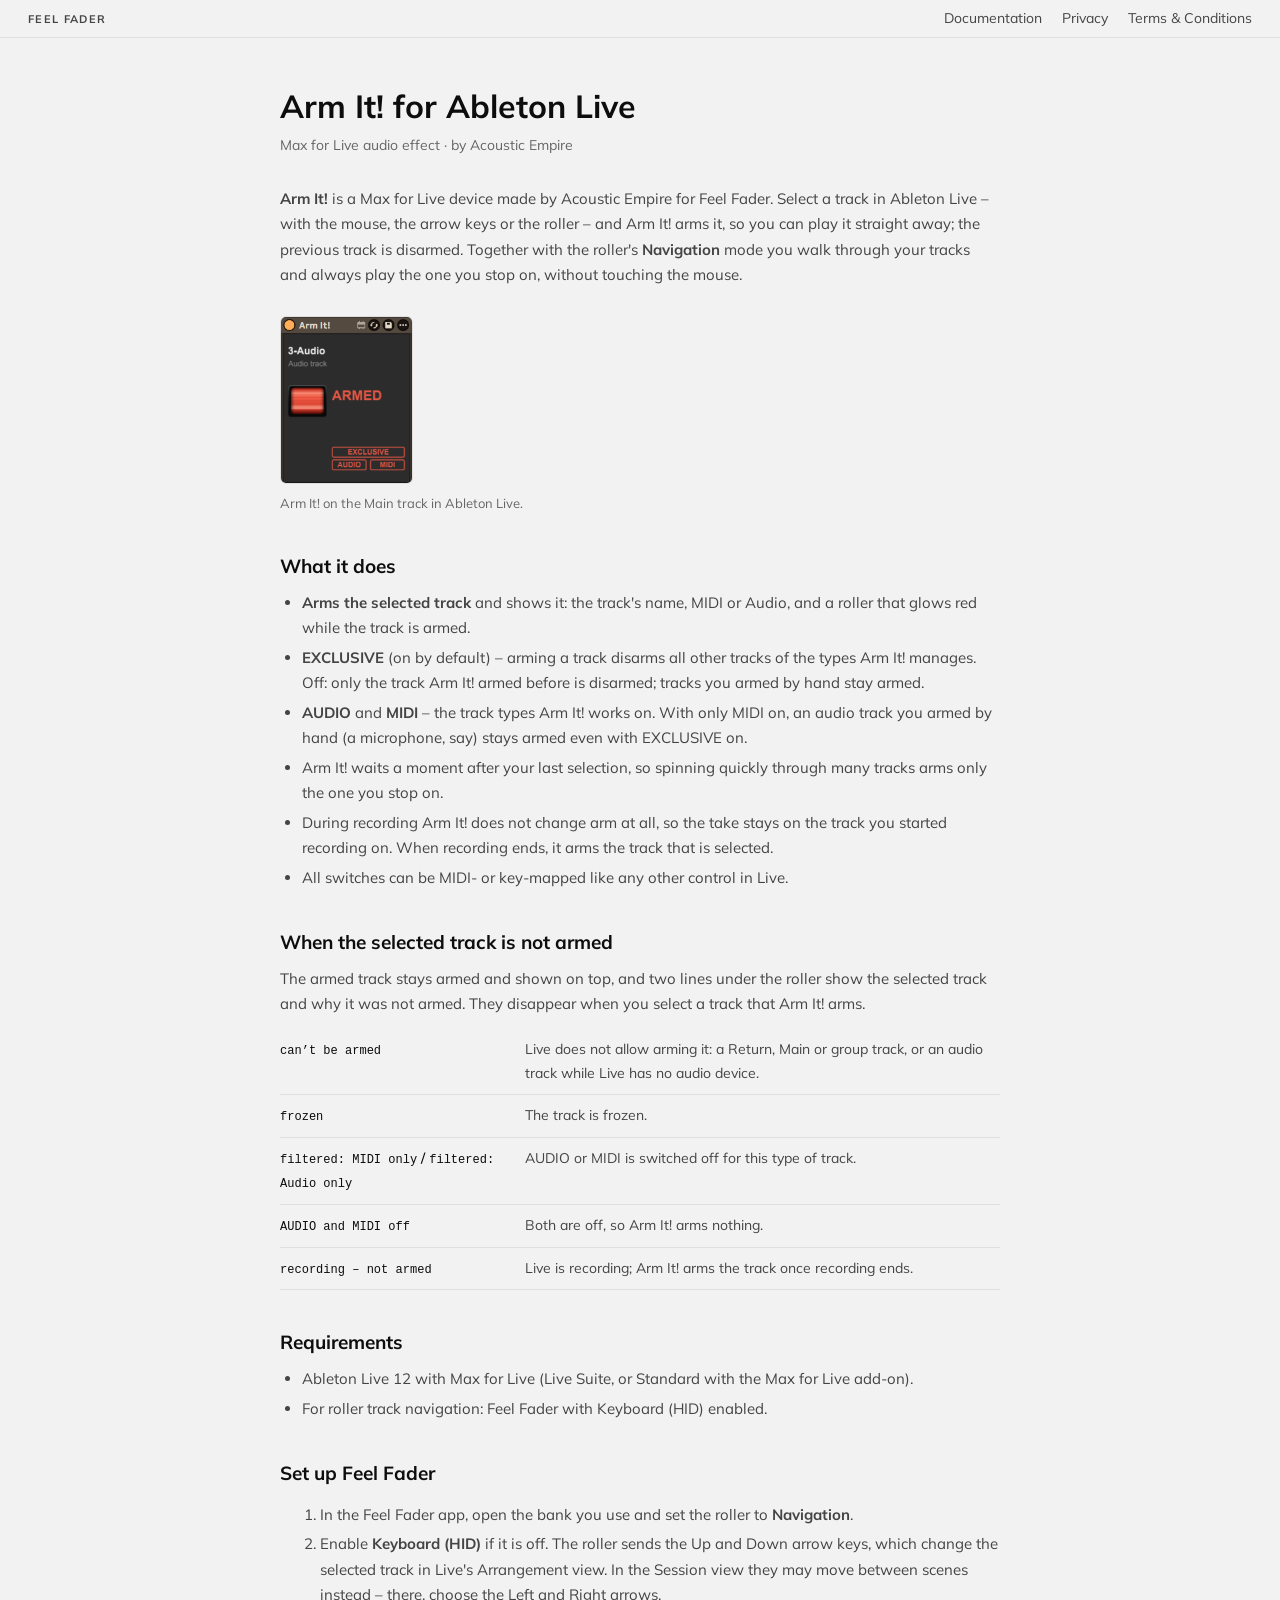
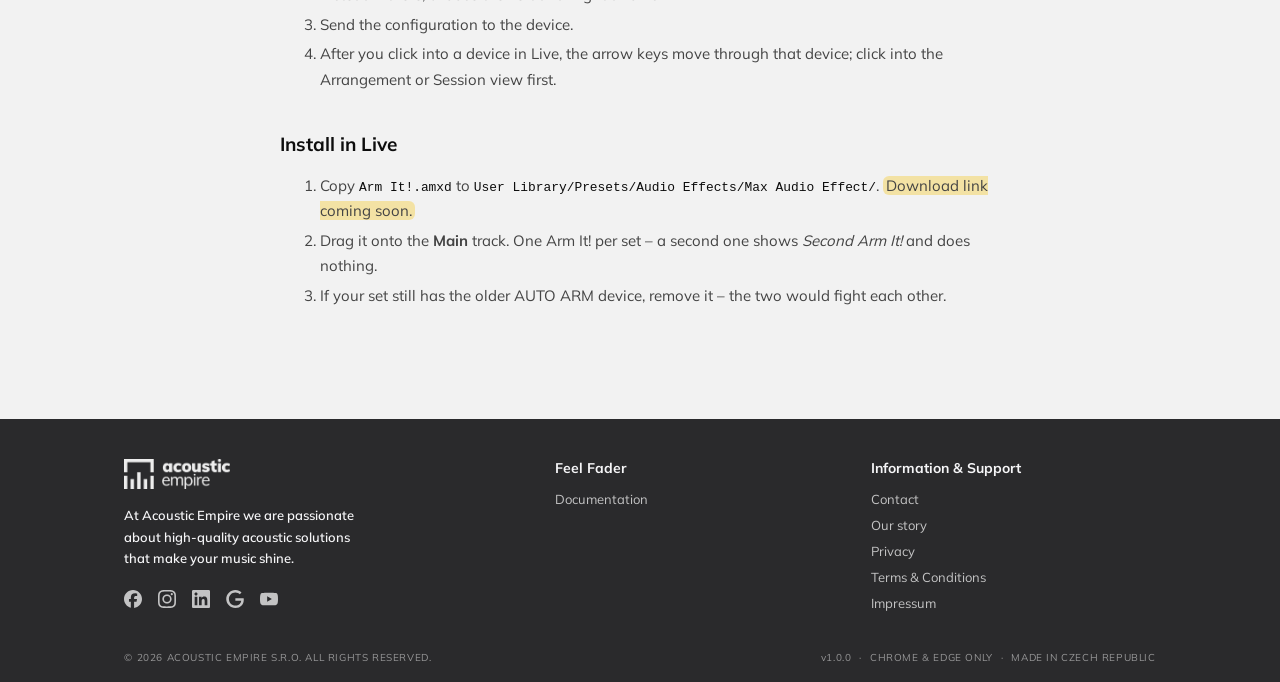
<file: pages/arm-it.html>
<!doctype html>
<html lang="en">
<head>
  <meta charset="utf-8">
  <meta http-equiv="Content-Security-Policy" content="default-src 'none'; script-src 'self'; style-src 'self'; img-src 'self' data:; font-src 'self'; base-uri 'none'; form-action 'none'">
  <meta name="viewport" content="width=device-width, initial-scale=1">
  <title>Arm It! for Ableton Live – Feel Fader</title>
  <meta name="description" content="Arm It! – the Max for Live device that arms the track you select in Ableton Live, made to pair with the Feel Fader roller's Navigation mode.">
  <meta property="og:title" content="Arm It! for Ableton Live – Feel Fader">
  <meta property="og:description" content="Arm It! – the Max for Live device that arms the track you select in Ableton Live, made to pair with the Feel Fader roller's Navigation mode.">
  <meta property="og:type" content="website">
  <link rel="icon" type="image/svg+xml" href="data:image/svg+xml,%3Csvg xmlns='http://www.w3.org/2000/svg' viewBox='0 0 9 9'%3E%3Cstyle%3Epath%7Bfill:%230d0d0d%7D%40media(prefers-color-scheme:dark)%7Bpath%7Bfill:%23f2f2f2%7D%7D%3C/style%3E%3Cpath d='M0 0h9v4H8V1H1v3H0zM0 5h1v4H0zM8 5h1v4H8zM2 6h1v3H2zM6 6h1v3H6zM4 4h1v5H4z'/%3E%3C/svg%3E">
  <link rel="stylesheet" href="pages.css">
  <!-- Same theme as the app: its saved toggle, else the OS setting. -->
  <script src="theme.js"></script>
</head>
<body>
  <header class="legal-top">
    <div class="legal-top-inner">
      <span class="legal-brand">FEEL FADER</span>
      <nav class="legal-nav" aria-label="Pages">
        <a href="documentation.html">Documentation</a>
        <a href="privacy.html">Privacy</a>
        <a href="terms.html">Terms &amp; Conditions</a>
      </nav>
    </div>
  </header>
  <main>
    <h1>Arm It! for Ableton Live</h1>
    <p class="legal-meta">Max for Live audio effect · by Acoustic Empire</p>

    <p><strong>Arm It!</strong> is a Max for Live device made by Acoustic Empire for Feel Fader. Select a track in Ableton Live – with the mouse, the arrow keys or the roller – and Arm It! arms it, so you can play it straight away; the previous track is disarmed. Together with the roller's <strong>Navigation</strong> mode you walk through your tracks and always play the one you stop on, without touching the mouse.</p>

    <figure class="doc-figure">
      <!-- Shown at 169 px tall like the other device pages (the file is a ~1.6x
           screenshot of the device with its title bar, taken in Live). -->
      <img src="arm-it.png" width="133" height="169" alt="Arm It! device in Ableton Live: the armed track's name and type, a red roller, ARMED, and the EXCLUSIVE, AUDIO and MIDI switches">
      <figcaption>Arm It! on the Main track in Ableton Live.</figcaption>
    </figure>

    <h2>What it does</h2>
    <ul>
      <li><strong>Arms the selected track</strong> and shows it: the track's name, MIDI or Audio, and a roller that glows red while the track is armed.</li>
      <li><strong>EXCLUSIVE</strong> (on by default) – arming a track disarms all other tracks of the types Arm It! manages. Off: only the track Arm It! armed before is disarmed; tracks you armed by hand stay armed.</li>
      <li><strong>AUDIO</strong> and <strong>MIDI</strong> – the track types Arm It! works on. With only MIDI on, an audio track you armed by hand (a microphone, say) stays armed even with EXCLUSIVE on.</li>
      <li>Arm It! waits a moment after your last selection, so spinning quickly through many tracks arms only the one you stop on.</li>
      <li>During recording Arm It! does not change arm at all, so the take stays on the track you started recording on. When recording ends, it arms the track that is selected.</li>
      <li>All switches can be MIDI- or key-mapped like any other control in Live.</li>
    </ul>

    <h2>When the selected track is not armed</h2>
    <p>The armed track stays armed and shown on top, and two lines under the roller show the selected track and why it was not armed. They disappear when you select a track that Arm It! arms.</p>
    <table class="doc-table">
      <tr><th scope="row"><code>can’t be armed</code></th><td>Live does not allow arming it: a Return, Main or group track, or an audio track while Live has no audio device.</td></tr>
      <tr><th scope="row"><code>frozen</code></th><td>The track is frozen.</td></tr>
      <tr><th scope="row"><code>filtered: MIDI only</code> / <code>filtered: Audio only</code></th><td>AUDIO or MIDI is switched off for this type of track.</td></tr>
      <tr><th scope="row"><code>AUDIO and MIDI off</code></th><td>Both are off, so Arm It! arms nothing.</td></tr>
      <tr><th scope="row"><code>recording – not armed</code></th><td>Live is recording; Arm It! arms the track once recording ends.</td></tr>
    </table>

    <h2>Requirements</h2>
    <ul>
      <li>Ableton Live 12 with Max for Live (Live Suite, or Standard with the Max for Live add-on).</li>
      <li>For roller track navigation: Feel Fader with Keyboard (HID) enabled.</li>
    </ul>

    <h2>Set up Feel Fader</h2>
    <ol>
      <li>In the Feel Fader app, open the bank you use and set the roller to <strong>Navigation</strong>.</li>
      <li>Enable <strong>Keyboard (HID)</strong> if it is off. The roller sends the Up and Down arrow keys, which change the selected track in Live's Arrangement view. In the Session view they may move between scenes instead – there, choose the Left and Right arrows.</li>
      <li>Send the configuration to the device.</li>
      <li>After you click into a device in Live, the arrow keys move through that device; click into the Arrangement or Session view first.</li>
    </ol>

    <h2>Install in Live</h2>
    <ol>
      <li>Copy <code>Arm It!.amxd</code> to <code>User Library/Presets/Audio Effects/Max Audio Effect/</code>. <span class="legal-tbd">Download link coming soon.</span></li>
      <li>Drag it onto the <strong>Main</strong> track. One Arm It! per set – a second one shows <em>Second Arm It!</em> and does nothing.</li>
      <li>If your set still has the older AUTO ARM device, remove it – the two would fight each other.</li>
    </ol>
  </main>
  <!-- Same footer as the app (feel-fader.html › .site-footer). Markup copied
       1:1 except page links, which are relative to pages/; styles in
       pages.css › FOOTER. Change both together. -->
  <footer class="site-footer">
    <div class="footer-main">
      <div class="footer-brand">
        <img id="footer-logo" src="ae-logo.png" alt="Acoustic Empire">
        <p class="footer-claim">At Acoustic Empire we are passionate about high-quality acoustic solutions that make your music shine.</p>
        <div class="footer-social" id="footer-social">
          <a href="https://www.facebook.com/profile.php?id=100090860271795" target="_blank" rel="noopener" aria-label="Facebook" title="Facebook"><svg viewBox="0 0 24 24" fill="currentColor" aria-hidden="true"><path d="M9.101 23.691v-7.98H6.627v-3.667h2.474v-1.58c0-4.085 1.848-5.978 5.858-5.978.401 0 .955.042 1.468.103a8.68 8.68 0 0 1 1.141.195v3.325a8.623 8.623 0 0 0-.653-.036 26.805 26.805 0 0 0-.733-.009c-.707 0-1.259.096-1.675.309a1.686 1.686 0 0 0-.679.622c-.258.42-.374.995-.374 1.752v1.297h3.919l-.386 2.103-.287 1.564h-3.246v8.245C19.396 23.238 24 18.179 24 12.044c0-6.627-5.373-12-12-12s-12 5.373-12 12c0 5.628 3.874 10.35 9.101 11.647Z"/></svg></a>
          <span class="no-link" role="img" aria-label="Instagram"><svg viewBox="0 0 24 24" fill="currentColor" aria-hidden="true"><path d="M7.0301.084c-1.2768.0602-2.1487.264-2.911.5634-.7888.3075-1.4575.72-2.1228 1.3877-.6652.6677-1.075 1.3368-1.3802 2.127-.2954.7638-.4956 1.6365-.552 2.914-.0564 1.2775-.0689 1.6882-.0626 4.947.0062 3.2586.0206 3.6671.0825 4.9473.061 1.2765.264 2.1482.5635 2.9107.308.7889.72 1.4573 1.388 2.1228.6679.6655 1.3365 1.0743 2.1285 1.38.7632.295 1.6361.4961 2.9134.552 1.2773.056 1.6884.069 4.9462.0627 3.2578-.0062 3.668-.0207 4.9478-.0814 1.28-.0607 2.147-.2652 2.9098-.5633.7889-.3086 1.4578-.72 2.1228-1.3881.665-.6682 1.0745-1.3378 1.3795-2.1284.2957-.7632.4966-1.636.552-2.9124.056-1.2809.0692-1.6898.063-4.948-.0063-3.2583-.021-3.6668-.0817-4.9465-.0607-1.2797-.264-2.1487-.5633-2.9117-.3084-.7889-.72-1.4568-1.3876-2.1228C21.2982 1.33 20.628.9208 19.8378.6165 19.074.321 18.2017.1197 16.9244.0645 15.6471.0093 15.236-.005 11.977.0014 8.718.0076 8.31.0215 7.0301.0839m.1402 21.6932c-1.17-.0509-1.8053-.2453-2.2287-.408-.5606-.216-.96-.4771-1.3819-.895-.422-.4178-.6811-.8186-.9-1.378-.1644-.4234-.3624-1.058-.4171-2.228-.0595-1.2645-.072-1.6442-.079-4.848-.007-3.2037.0053-3.583.0607-4.848.05-1.169.2456-1.805.408-2.2282.216-.5613.4762-.96.895-1.3816.4188-.4217.8184-.6814 1.3783-.9003.423-.1651 1.0575-.3614 2.227-.4171 1.2655-.06 1.6447-.072 4.848-.079 3.2033-.007 3.5835.005 4.8495.0608 1.169.0508 1.8053.2445 2.228.408.5608.216.96.4754 1.3816.895.4217.4194.6816.8176.9005 1.3787.1653.4217.3617 1.056.4169 2.2263.0602 1.2655.0739 1.645.0796 4.848.0058 3.203-.0055 3.5834-.061 4.848-.051 1.17-.245 1.8055-.408 2.2294-.216.5604-.4763.96-.8954 1.3814-.419.4215-.8181.6811-1.3783.9-.4224.1649-1.0577.3617-2.2262.4174-1.2656.0595-1.6448.072-4.8493.079-3.2045.007-3.5825-.006-4.848-.0608M16.953 5.5864A1.44 1.44 0 1 0 18.39 4.144a1.44 1.44 0 0 0-1.437 1.4424M5.8385 12.012c.0067 3.4032 2.7706 6.1557 6.173 6.1493 3.4026-.0065 6.157-2.7701 6.1506-6.1733-.0065-3.4032-2.771-6.1565-6.174-6.1498-3.403.0067-6.156 2.771-6.1496 6.1738M8 12.0077a4 4 0 1 1 4.008 3.9921A3.9996 3.9996 0 0 1 8 12.0077"/></svg></span>
          <span class="no-link" role="img" aria-label="LinkedIn"><svg viewBox="0 0 24 24" fill="currentColor" aria-hidden="true"><path d="M20.447 20.452h-3.554v-5.569c0-1.328-.027-3.037-1.852-3.037-1.853 0-2.136 1.445-2.136 2.939v5.667H9.351V9h3.414v1.561h.046c.477-.9 1.637-1.85 3.37-1.85 3.601 0 4.267 2.37 4.267 5.455v6.286zM5.337 7.433c-1.144 0-2.063-.926-2.063-2.065 0-1.138.92-2.063 2.063-2.063 1.14 0 2.064.925 2.064 2.063 0 1.139-.925 2.065-2.064 2.065zm1.782 13.019H3.555V9h3.564v11.452zM22.225 0H1.771C.792 0 0 .774 0 1.729v20.542C0 23.227.792 24 1.771 24h20.451C23.2 24 24 23.227 24 22.271V1.729C24 .774 23.2 0 22.222 0h.003z"/></svg></span>
          <span class="no-link" role="img" aria-label="Google"><svg viewBox="0 0 24 24" fill="currentColor" aria-hidden="true"><path d="M12.48 10.92v3.28h7.84c-.24 1.84-.853 3.187-1.787 4.133-1.147 1.147-2.933 2.4-6.053 2.4-4.827 0-8.6-3.893-8.6-8.72s3.773-8.72 8.6-8.72c2.6 0 4.507 1.027 5.907 2.347l2.307-2.307C18.747 1.44 16.133 0 12.48 0 5.867 0 .307 5.387.307 12s5.56 12 12.173 12c3.573 0 6.267-1.173 8.373-3.36 2.16-2.16 2.84-5.213 2.84-7.667 0-.76-.053-1.467-.173-2.053H12.48z"/></svg></span>
          <span class="no-link" role="img" aria-label="YouTube"><svg viewBox="0 0 24 24" fill="currentColor" aria-hidden="true"><path d="M23.498 6.186a3.016 3.016 0 0 0-2.122-2.136C19.505 3.545 12 3.545 12 3.545s-7.505 0-9.377.505A3.017 3.017 0 0 0 .502 6.186C0 8.07 0 12 0 12s0 3.93.502 5.814a3.016 3.016 0 0 0 2.122 2.136c1.871.505 9.376.505 9.376.505s7.505 0 9.377-.505a3.015 3.015 0 0 0 2.122-2.136C24 15.93 24 12 24 12s0-3.93-.502-5.814zM9.545 15.568V8.432L15.818 12l-6.273 3.568z"/></svg></span>
        </div>
      </div>
      <nav class="footer-col" aria-labelledby="footer-h-ff">
        <h2 class="footer-h" id="footer-h-ff">Feel Fader</h2>
        <a href="documentation.html">Documentation</a>
        <a hidden><!-- TBD URL: add href, drop hidden (with FOOTER_LINKS.product_sheet in feel-fader.html) -->Product sheet</a>
      </nav>
      <nav class="footer-col" aria-labelledby="footer-h-ae">
        <h2 class="footer-h" id="footer-h-ae">Information &amp; Support</h2>
        <a href="contact.html">Contact</a>
        <a href="our-story.html">Our story</a>
        <a href="privacy.html">Privacy</a>
        <a href="terms.html">Terms &amp; Conditions</a>
        <a href="impressum.html">Impressum</a>
      </nav>
    </div>
    <div class="footer-bottom">
      <div class="footer-bottom-group">
        <span>© 2026 Acoustic Empire s.r.o. All rights reserved.</span>
      </div>
      <div class="footer-bottom-group footer-bottom-end">
        <span class="footer-version">v1.0.0</span>
        <span title="Web Serial &amp; Web MIDI required">Chrome &amp; Edge only</span>
        <span>Made in Czech Republic</span>
      </div>
    </div>
  </footer>
</body>
</html>
</file>
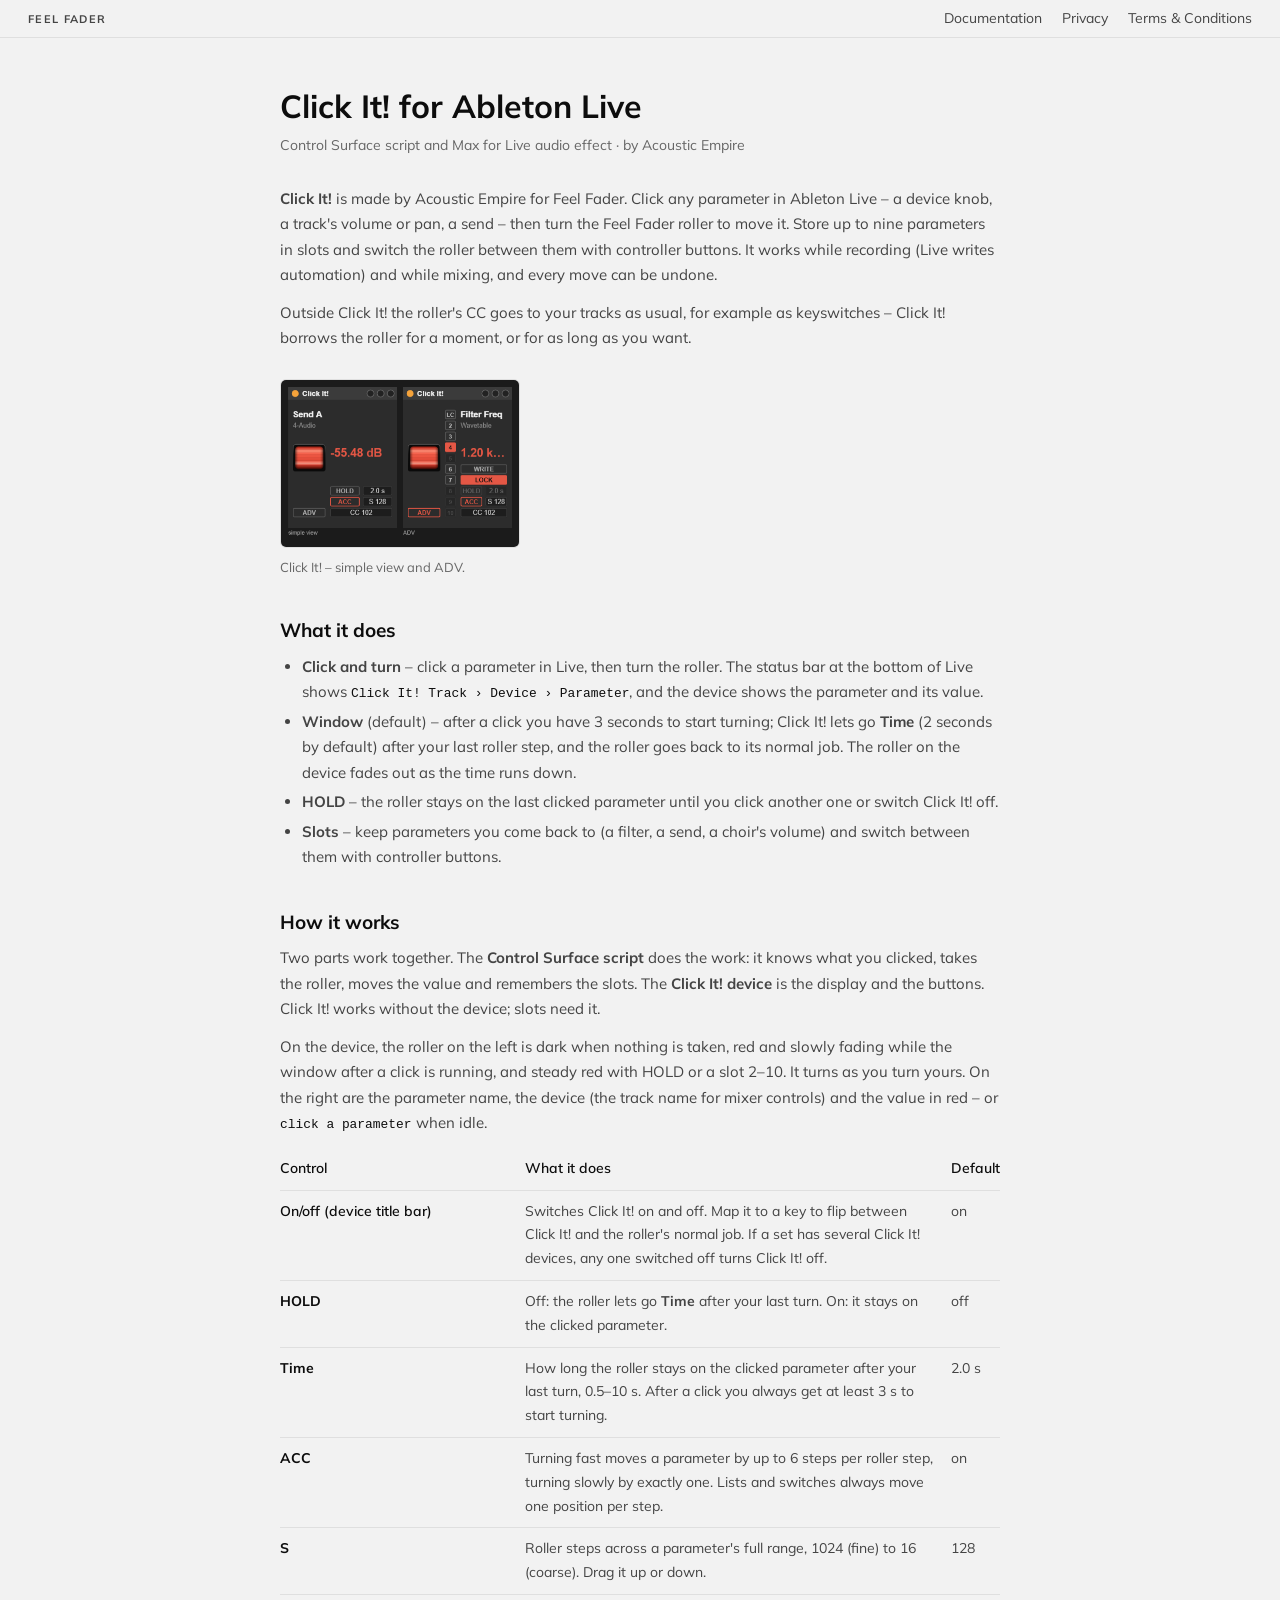
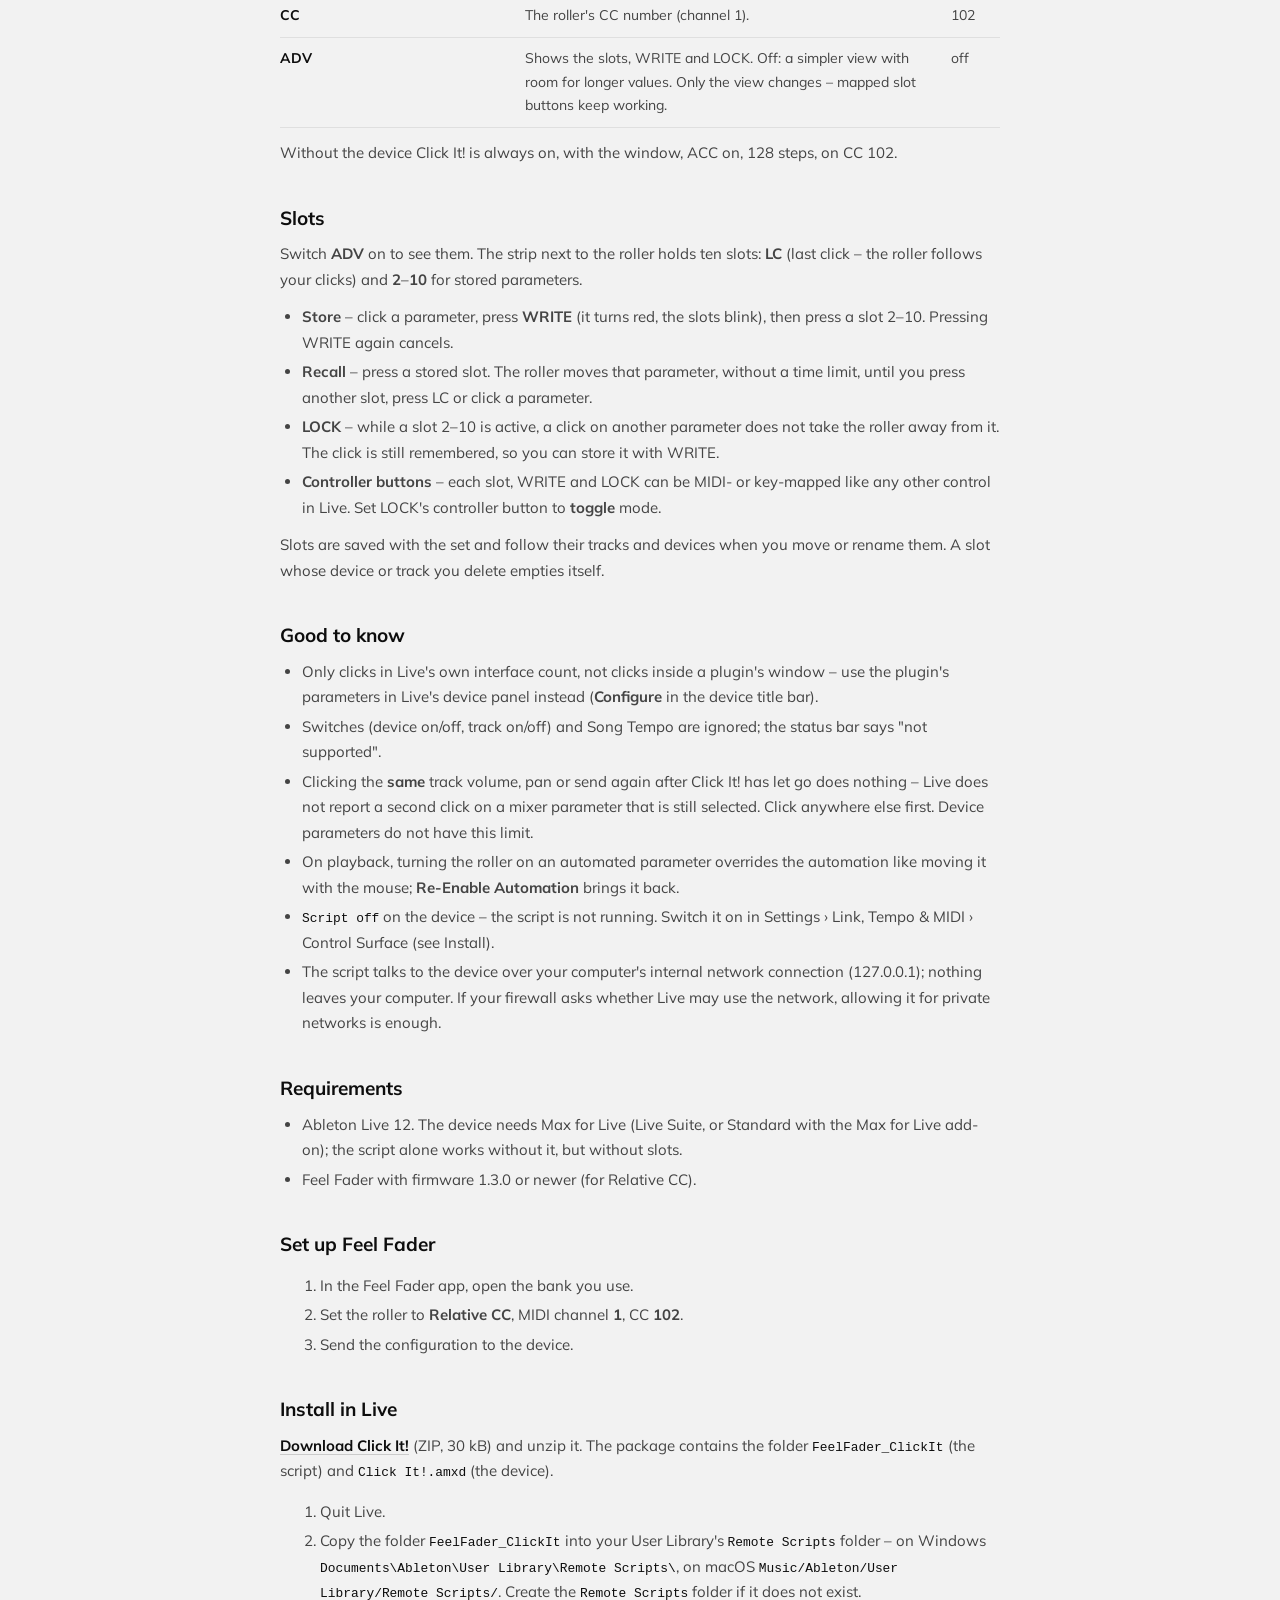
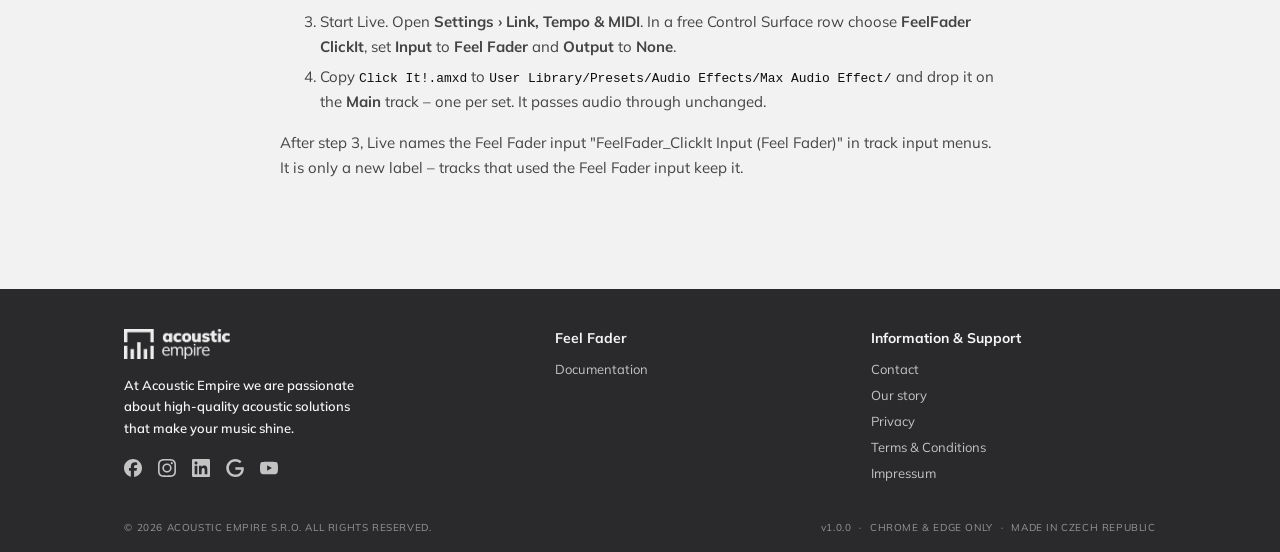
<file: pages/click-it.html>
<!doctype html>
<html lang="en">
<head>
  <meta charset="utf-8">
  <meta http-equiv="Content-Security-Policy" content="default-src 'none'; script-src 'self'; style-src 'self'; img-src 'self' data:; font-src 'self'; base-uri 'none'; form-action 'none'">
  <meta name="viewport" content="width=device-width, initial-scale=1">
  <title>Click It! for Ableton Live – Feel Fader</title>
  <meta name="description" content="Click It! for Ableton Live – click any parameter and turn the Feel Fader roller to move it; store parameters in slots and switch between them with controller buttons.">
  <meta property="og:title" content="Click It! for Ableton Live – Feel Fader">
  <meta property="og:description" content="Click It! for Ableton Live – click any parameter and turn the Feel Fader roller to move it; store parameters in slots and switch between them with controller buttons.">
  <meta property="og:type" content="website">
  <link rel="icon" type="image/svg+xml" href="data:image/svg+xml,%3Csvg xmlns='http://www.w3.org/2000/svg' viewBox='0 0 9 9'%3E%3Cstyle%3Epath%7Bfill:%230d0d0d%7D%40media(prefers-color-scheme:dark)%7Bpath%7Bfill:%23f2f2f2%7D%7D%3C/style%3E%3Cpath d='M0 0h9v4H8V1H1v3H0zM0 5h1v4H0zM8 5h1v4H8zM2 6h1v3H2zM6 6h1v3H6zM4 4h1v5H4z'/%3E%3C/svg%3E">
  <link rel="stylesheet" href="pages.css">
  <!-- Same theme as the app: its saved toggle, else the OS setting. -->
  <script src="theme.js"></script>
</head>
<body>
  <header class="legal-top">
    <div class="legal-top-inner">
      <span class="legal-brand">FEEL FADER</span>
      <nav class="legal-nav" aria-label="Pages">
        <a href="documentation.html">Documentation</a>
        <a href="privacy.html">Privacy</a>
        <a href="terms.html">Terms &amp; Conditions</a>
      </nav>
    </div>
  </header>
  <main>
    <h1>Click It! for Ableton Live</h1>
    <p class="legal-meta">Control Surface script and Max for Live audio effect · by Acoustic Empire</p>

    <p><strong>Click It!</strong> is made by Acoustic Empire for Feel Fader. Click any parameter in Ableton Live – a device knob, a track's volume or pan, a send – then turn the Feel Fader roller to move it. Store up to nine parameters in slots and switch the roller between them with controller buttons. It works while recording (Live writes automation) and while mixing, and every move can be undone.</p>
    <p>Outside Click It! the roller's CC goes to your tracks as usual, for example as keyswitches – Click It! borrows the roller for a moment, or for as long as you want.</p>

    <figure class="doc-figure">
      <!-- Stand-in until Frank takes a screenshot in Live: a preview rendered
           without Live by feel-fader-m4l scripts/preview-view.py click-it --adv
           (two views side by side, 460x323). Shown at 169 px tall like the other
           device pages. -->
      <img src="click-it.png" width="240" height="169" alt="Click It! device, two views: the simple view with the parameter Send A on track 4-Audio at -55.48 dB, a red roller and the HOLD, ACC, Time, S and CC controls; and the ADV view with the slot strip LC and 2 to 10, slot 4 active on Filter Freq of Wavetable, WRITE and LOCK">
      <figcaption>Click It! – simple view and ADV.</figcaption>
    </figure>

    <h2>What it does</h2>
    <ul>
      <li><strong>Click and turn</strong> – click a parameter in Live, then turn the roller. The status bar at the bottom of Live shows <code>Click It! Track › Device › Parameter</code>, and the device shows the parameter and its value.</li>
      <li><strong>Window</strong> (default) – after a click you have 3 seconds to start turning; Click It! lets go <strong>Time</strong> (2 seconds by default) after your last roller step, and the roller goes back to its normal job. The roller on the device fades out as the time runs down.</li>
      <li><strong>HOLD</strong> – the roller stays on the last clicked parameter until you click another one or switch Click It! off.</li>
      <li><strong>Slots</strong> – keep parameters you come back to (a filter, a send, a choir's volume) and switch between them with controller buttons.</li>
    </ul>

    <h2>How it works</h2>
    <p>Two parts work together. The <strong>Control Surface script</strong> does the work: it knows what you clicked, takes the roller, moves the value and remembers the slots. The <strong>Click It! device</strong> is the display and the buttons. Click It! works without the device; slots need it.</p>
    <p>On the device, the roller on the left is dark when nothing is taken, red and slowly fading while the window after a click is running, and steady red with HOLD or a slot 2–10. It turns as you turn yours. On the right are the parameter name, the device (the track name for mixer controls) and the value in red – or <code>click a parameter</code> when idle.</p>
    <table class="doc-table">
      <thead>
        <tr><th scope="col">Control</th><th scope="col">What it does</th><th scope="col">Default</th></tr>
      </thead>
      <tbody>
        <tr><th scope="row">On/off (device title bar)</th><td>Switches Click It! on and off. Map it to a key to flip between Click It! and the roller's normal job. If a set has several Click It! devices, any one switched off turns Click It! off.</td><td>on</td></tr>
        <tr><th scope="row"><strong>HOLD</strong></th><td>Off: the roller lets go <strong>Time</strong> after your last turn. On: it stays on the clicked parameter.</td><td>off</td></tr>
        <tr><th scope="row"><strong>Time</strong></th><td>How long the roller stays on the clicked parameter after your last turn, 0.5–10 s. After a click you always get at least 3 s to start turning.</td><td>2.0 s</td></tr>
        <tr><th scope="row"><strong>ACC</strong></th><td>Turning fast moves a parameter by up to 6 steps per roller step, turning slowly by exactly one. Lists and switches always move one position per step.</td><td>on</td></tr>
        <tr><th scope="row"><strong>S</strong></th><td>Roller steps across a parameter's full range, 1024 (fine) to 16 (coarse). Drag it up or down.</td><td>128</td></tr>
        <tr><th scope="row"><strong>CC</strong></th><td>The roller's CC number (channel 1).</td><td>102</td></tr>
        <tr><th scope="row"><strong>ADV</strong></th><td>Shows the slots, WRITE and LOCK. Off: a simpler view with room for longer values. Only the view changes – mapped slot buttons keep working.</td><td>off</td></tr>
      </tbody>
    </table>
    <p>Without the device Click It! is always on, with the window, ACC on, 128 steps, on CC 102.</p>

    <h2>Slots</h2>
    <p>Switch <strong>ADV</strong> on to see them. The strip next to the roller holds ten slots: <strong>LC</strong> (last click – the roller follows your clicks) and <strong>2</strong>–<strong>10</strong> for stored parameters.</p>
    <ul>
      <li><strong>Store</strong> – click a parameter, press <strong>WRITE</strong> (it turns red, the slots blink), then press a slot 2–10. Pressing WRITE again cancels.</li>
      <li><strong>Recall</strong> – press a stored slot. The roller moves that parameter, without a time limit, until you press another slot, press LC or click a parameter.</li>
      <li><strong>LOCK</strong> – while a slot 2–10 is active, a click on another parameter does not take the roller away from it. The click is still remembered, so you can store it with WRITE.</li>
      <li><strong>Controller buttons</strong> – each slot, WRITE and LOCK can be MIDI- or key-mapped like any other control in Live. Set LOCK's controller button to <strong>toggle</strong> mode.</li>
    </ul>
    <p>Slots are saved with the set and follow their tracks and devices when you move or rename them. A slot whose device or track you delete empties itself.</p>

    <h2>Good to know</h2>
    <ul>
      <li>Only clicks in Live's own interface count, not clicks inside a plugin's window – use the plugin's parameters in Live's device panel instead (<strong>Configure</strong> in the device title bar).</li>
      <li>Switches (device on/off, track on/off) and Song Tempo are ignored; the status bar says "not supported".</li>
      <li>Clicking the <strong>same</strong> track volume, pan or send again after Click It! has let go does nothing – Live does not report a second click on a mixer parameter that is still selected. Click anywhere else first. Device parameters do not have this limit.</li>
      <li>On playback, turning the roller on an automated parameter overrides the automation like moving it with the mouse; <strong>Re-Enable Automation</strong> brings it back.</li>
      <li><strong><code>Script off</code></strong> on the device – the script is not running. Switch it on in Settings › Link, Tempo &amp; MIDI › Control Surface (see Install).</li>
      <li>The script talks to the device over your computer's internal network connection (127.0.0.1); nothing leaves your computer. If your firewall asks whether Live may use the network, allowing it for private networks is enough.</li>
    </ul>

    <h2>Requirements</h2>
    <ul>
      <li>Ableton Live 12. The device needs Max for Live (Live Suite, or Standard with the Max for Live add-on); the script alone works without it, but without slots.</li>
      <li>Feel Fader with firmware 1.3.0 or newer (for Relative CC).</li>
    </ul>

    <h2>Set up Feel Fader</h2>
    <ol>
      <li>In the Feel Fader app, open the bank you use.</li>
      <li>Set the roller to <strong>Relative CC</strong>, MIDI channel <strong>1</strong>, CC <strong>102</strong>.</li>
      <li>Send the configuration to the device.</li>
    </ol>

    <h2>Install in Live</h2>
    <p><a href="FeelFader_ClickIt_v2.zip" download><strong>Download Click It!</strong></a> (ZIP, 30 kB) and unzip it. The package contains the folder <code>FeelFader_ClickIt</code> (the script) and <code>Click It!.amxd</code> (the device).</p>
    <ol>
      <li>Quit Live.</li>
      <li>Copy the folder <code>FeelFader_ClickIt</code> into your User Library's <code>Remote Scripts</code> folder – on Windows <code>Documents\Ableton\User Library\Remote Scripts\</code>, on macOS <code>Music/Ableton/User Library/Remote Scripts/</code>. Create the <code>Remote Scripts</code> folder if it does not exist.</li>
      <li>Start Live. Open <strong>Settings › Link, Tempo &amp; MIDI</strong>. In a free Control Surface row choose <strong>FeelFader ClickIt</strong>, set <strong>Input</strong> to <strong>Feel Fader</strong> and <strong>Output</strong> to <strong>None</strong>.</li>
      <li>Copy <code>Click It!.amxd</code> to <code>User Library/Presets/Audio Effects/Max Audio Effect/</code> and drop it on the <strong>Main</strong> track – one per set. It passes audio through unchanged.</li>
    </ol>
    <p>After step 3, Live names the Feel Fader input "FeelFader_ClickIt Input (Feel Fader)" in track input menus. It is only a new label – tracks that used the Feel Fader input keep it.</p>
  </main>
  <!-- Same footer as the app (feel-fader.html › .site-footer). Markup copied
       1:1 except page links, which are relative to pages/; styles in
       pages.css › FOOTER. Change both together. -->
  <footer class="site-footer">
    <div class="footer-main">
      <div class="footer-brand">
        <img id="footer-logo" src="ae-logo.png" alt="Acoustic Empire">
        <p class="footer-claim">At Acoustic Empire we are passionate about high-quality acoustic solutions that make your music shine.</p>
        <div class="footer-social" id="footer-social">
          <a href="https://www.facebook.com/profile.php?id=100090860271795" target="_blank" rel="noopener" aria-label="Facebook" title="Facebook"><svg viewBox="0 0 24 24" fill="currentColor" aria-hidden="true"><path d="M9.101 23.691v-7.98H6.627v-3.667h2.474v-1.58c0-4.085 1.848-5.978 5.858-5.978.401 0 .955.042 1.468.103a8.68 8.68 0 0 1 1.141.195v3.325a8.623 8.623 0 0 0-.653-.036 26.805 26.805 0 0 0-.733-.009c-.707 0-1.259.096-1.675.309a1.686 1.686 0 0 0-.679.622c-.258.42-.374.995-.374 1.752v1.297h3.919l-.386 2.103-.287 1.564h-3.246v8.245C19.396 23.238 24 18.179 24 12.044c0-6.627-5.373-12-12-12s-12 5.373-12 12c0 5.628 3.874 10.35 9.101 11.647Z"/></svg></a>
          <span class="no-link" role="img" aria-label="Instagram"><svg viewBox="0 0 24 24" fill="currentColor" aria-hidden="true"><path d="M7.0301.084c-1.2768.0602-2.1487.264-2.911.5634-.7888.3075-1.4575.72-2.1228 1.3877-.6652.6677-1.075 1.3368-1.3802 2.127-.2954.7638-.4956 1.6365-.552 2.914-.0564 1.2775-.0689 1.6882-.0626 4.947.0062 3.2586.0206 3.6671.0825 4.9473.061 1.2765.264 2.1482.5635 2.9107.308.7889.72 1.4573 1.388 2.1228.6679.6655 1.3365 1.0743 2.1285 1.38.7632.295 1.6361.4961 2.9134.552 1.2773.056 1.6884.069 4.9462.0627 3.2578-.0062 3.668-.0207 4.9478-.0814 1.28-.0607 2.147-.2652 2.9098-.5633.7889-.3086 1.4578-.72 2.1228-1.3881.665-.6682 1.0745-1.3378 1.3795-2.1284.2957-.7632.4966-1.636.552-2.9124.056-1.2809.0692-1.6898.063-4.948-.0063-3.2583-.021-3.6668-.0817-4.9465-.0607-1.2797-.264-2.1487-.5633-2.9117-.3084-.7889-.72-1.4568-1.3876-2.1228C21.2982 1.33 20.628.9208 19.8378.6165 19.074.321 18.2017.1197 16.9244.0645 15.6471.0093 15.236-.005 11.977.0014 8.718.0076 8.31.0215 7.0301.0839m.1402 21.6932c-1.17-.0509-1.8053-.2453-2.2287-.408-.5606-.216-.96-.4771-1.3819-.895-.422-.4178-.6811-.8186-.9-1.378-.1644-.4234-.3624-1.058-.4171-2.228-.0595-1.2645-.072-1.6442-.079-4.848-.007-3.2037.0053-3.583.0607-4.848.05-1.169.2456-1.805.408-2.2282.216-.5613.4762-.96.895-1.3816.4188-.4217.8184-.6814 1.3783-.9003.423-.1651 1.0575-.3614 2.227-.4171 1.2655-.06 1.6447-.072 4.848-.079 3.2033-.007 3.5835.005 4.8495.0608 1.169.0508 1.8053.2445 2.228.408.5608.216.96.4754 1.3816.895.4217.4194.6816.8176.9005 1.3787.1653.4217.3617 1.056.4169 2.2263.0602 1.2655.0739 1.645.0796 4.848.0058 3.203-.0055 3.5834-.061 4.848-.051 1.17-.245 1.8055-.408 2.2294-.216.5604-.4763.96-.8954 1.3814-.419.4215-.8181.6811-1.3783.9-.4224.1649-1.0577.3617-2.2262.4174-1.2656.0595-1.6448.072-4.8493.079-3.2045.007-3.5825-.006-4.848-.0608M16.953 5.5864A1.44 1.44 0 1 0 18.39 4.144a1.44 1.44 0 0 0-1.437 1.4424M5.8385 12.012c.0067 3.4032 2.7706 6.1557 6.173 6.1493 3.4026-.0065 6.157-2.7701 6.1506-6.1733-.0065-3.4032-2.771-6.1565-6.174-6.1498-3.403.0067-6.156 2.771-6.1496 6.1738M8 12.0077a4 4 0 1 1 4.008 3.9921A3.9996 3.9996 0 0 1 8 12.0077"/></svg></span>
          <span class="no-link" role="img" aria-label="LinkedIn"><svg viewBox="0 0 24 24" fill="currentColor" aria-hidden="true"><path d="M20.447 20.452h-3.554v-5.569c0-1.328-.027-3.037-1.852-3.037-1.853 0-2.136 1.445-2.136 2.939v5.667H9.351V9h3.414v1.561h.046c.477-.9 1.637-1.85 3.37-1.85 3.601 0 4.267 2.37 4.267 5.455v6.286zM5.337 7.433c-1.144 0-2.063-.926-2.063-2.065 0-1.138.92-2.063 2.063-2.063 1.14 0 2.064.925 2.064 2.063 0 1.139-.925 2.065-2.064 2.065zm1.782 13.019H3.555V9h3.564v11.452zM22.225 0H1.771C.792 0 0 .774 0 1.729v20.542C0 23.227.792 24 1.771 24h20.451C23.2 24 24 23.227 24 22.271V1.729C24 .774 23.2 0 22.222 0h.003z"/></svg></span>
          <span class="no-link" role="img" aria-label="Google"><svg viewBox="0 0 24 24" fill="currentColor" aria-hidden="true"><path d="M12.48 10.92v3.28h7.84c-.24 1.84-.853 3.187-1.787 4.133-1.147 1.147-2.933 2.4-6.053 2.4-4.827 0-8.6-3.893-8.6-8.72s3.773-8.72 8.6-8.72c2.6 0 4.507 1.027 5.907 2.347l2.307-2.307C18.747 1.44 16.133 0 12.48 0 5.867 0 .307 5.387.307 12s5.56 12 12.173 12c3.573 0 6.267-1.173 8.373-3.36 2.16-2.16 2.84-5.213 2.84-7.667 0-.76-.053-1.467-.173-2.053H12.48z"/></svg></span>
          <span class="no-link" role="img" aria-label="YouTube"><svg viewBox="0 0 24 24" fill="currentColor" aria-hidden="true"><path d="M23.498 6.186a3.016 3.016 0 0 0-2.122-2.136C19.505 3.545 12 3.545 12 3.545s-7.505 0-9.377.505A3.017 3.017 0 0 0 .502 6.186C0 8.07 0 12 0 12s0 3.93.502 5.814a3.016 3.016 0 0 0 2.122 2.136c1.871.505 9.376.505 9.376.505s7.505 0 9.377-.505a3.015 3.015 0 0 0 2.122-2.136C24 15.93 24 12 24 12s0-3.93-.502-5.814zM9.545 15.568V8.432L15.818 12l-6.273 3.568z"/></svg></span>
        </div>
      </div>
      <nav class="footer-col" aria-labelledby="footer-h-ff">
        <h2 class="footer-h" id="footer-h-ff">Feel Fader</h2>
        <a href="documentation.html">Documentation</a>
        <a hidden><!-- TBD URL: add href, drop hidden (with FOOTER_LINKS.product_sheet in feel-fader.html) -->Product sheet</a>
      </nav>
      <nav class="footer-col" aria-labelledby="footer-h-ae">
        <h2 class="footer-h" id="footer-h-ae">Information &amp; Support</h2>
        <a href="contact.html">Contact</a>
        <a href="our-story.html">Our story</a>
        <a href="privacy.html">Privacy</a>
        <a href="terms.html">Terms &amp; Conditions</a>
        <a href="impressum.html">Impressum</a>
      </nav>
    </div>
    <div class="footer-bottom">
      <div class="footer-bottom-group">
        <span>© 2026 Acoustic Empire s.r.o. All rights reserved.</span>
      </div>
      <div class="footer-bottom-group footer-bottom-end">
        <span class="footer-version">v1.0.0</span>
        <span title="Web Serial &amp; Web MIDI required">Chrome &amp; Edge only</span>
        <span>Made in Czech Republic</span>
      </div>
    </div>
  </footer>
</body>
</html>
</file>
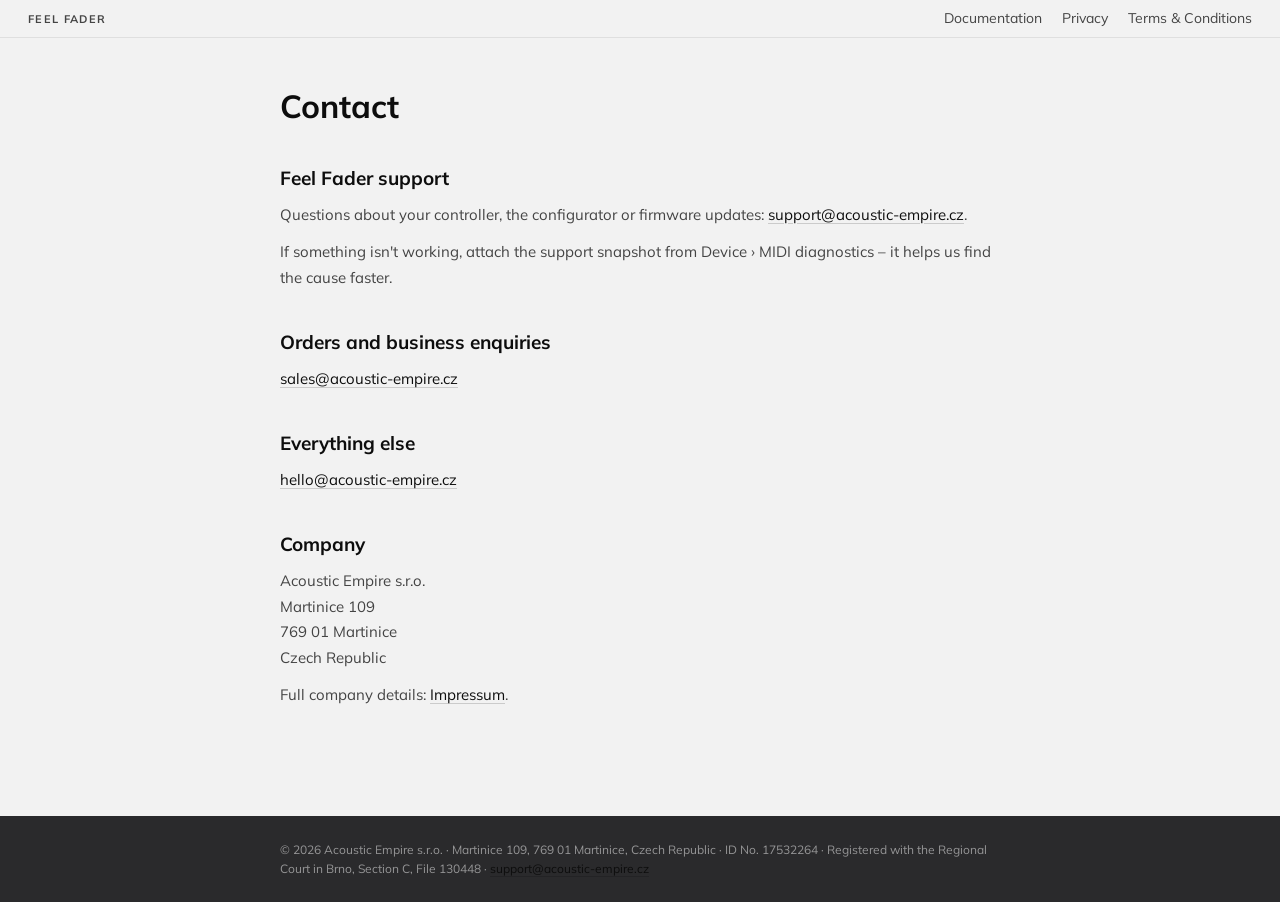
<file: pages/contact.html>
<!doctype html>
<html lang="en">
<head>
  <meta charset="utf-8">
  <meta http-equiv="Content-Security-Policy" content="default-src 'none'; script-src 'self'; style-src 'self'; img-src 'self' data:; font-src 'self'; base-uri 'none'; form-action 'none'">
  <meta name="viewport" content="width=device-width, initial-scale=1">
  <title>Contact – Feel Fader</title>
  <meta name="description" content="How to reach Acoustic Empire, the maker of Feel Fader.">
  <meta property="og:title" content="Contact – Feel Fader">
  <meta property="og:description" content="How to reach Acoustic Empire, the maker of Feel Fader.">
  <meta property="og:type" content="website">
  <link rel="icon" type="image/svg+xml" href="data:image/svg+xml,%3Csvg xmlns='http://www.w3.org/2000/svg' viewBox='0 0 9 9'%3E%3Cstyle%3Epath%7Bfill:%230d0d0d%7D%40media(prefers-color-scheme:dark)%7Bpath%7Bfill:%23f2f2f2%7D%7D%3C/style%3E%3Cpath d='M0 0h9v4H8V1H1v3H0zM0 5h1v4H0zM8 5h1v4H8zM2 6h1v3H2zM6 6h1v3H6zM4 4h1v5H4z'/%3E%3C/svg%3E">
  <link rel="stylesheet" href="pages.css">
  <!-- Same theme as the app: its saved toggle, else the OS setting. -->
  <script src="theme.js"></script>
</head>
<body>
  <header class="legal-top">
    <div class="legal-top-inner">
      <span class="legal-brand">FEEL FADER</span>
      <nav class="legal-nav" aria-label="Pages">
        <a href="documentation.html">Documentation</a>
        <a href="privacy.html">Privacy</a>
        <a href="terms.html">Terms &amp; Conditions</a>
      </nav>
    </div>
  </header>
  <main>
    <h1>Contact</h1>

    <h2>Feel Fader support</h2>
    <p>Questions about your controller, the configurator or firmware updates: <a href="mailto:support@acoustic-empire.cz">support@acoustic-empire.cz</a>.</p>
    <p>If something isn't working, attach the support snapshot from Device › MIDI diagnostics – it helps us find the cause faster.</p>

    <h2>Orders and business enquiries</h2>
    <p><a href="mailto:sales@acoustic-empire.cz">sales@acoustic-empire.cz</a></p>

    <h2>Everything else</h2>
    <p><a href="mailto:hello@acoustic-empire.cz">hello@acoustic-empire.cz</a></p>

    <h2>Company</h2>
    <p>Acoustic Empire s.r.o.<br>Martinice 109<br>769 01 Martinice<br>Czech Republic</p>
    <p>Full company details: <a href="impressum.html">Impressum</a>.</p>
  </main>
  <footer class="legal-foot">
    <div class="legal-foot-inner">
      <p>© 2026 Acoustic Empire s.r.o. · Martinice 109, 769 01 Martinice, Czech Republic · ID No. 17532264 · Registered with the Regional Court in Brno, Section C, File 130448 · <a href="mailto:support@acoustic-empire.cz">support@acoustic-empire.cz</a></p>
    </div>
  </footer>
</body>
</html>
</file>
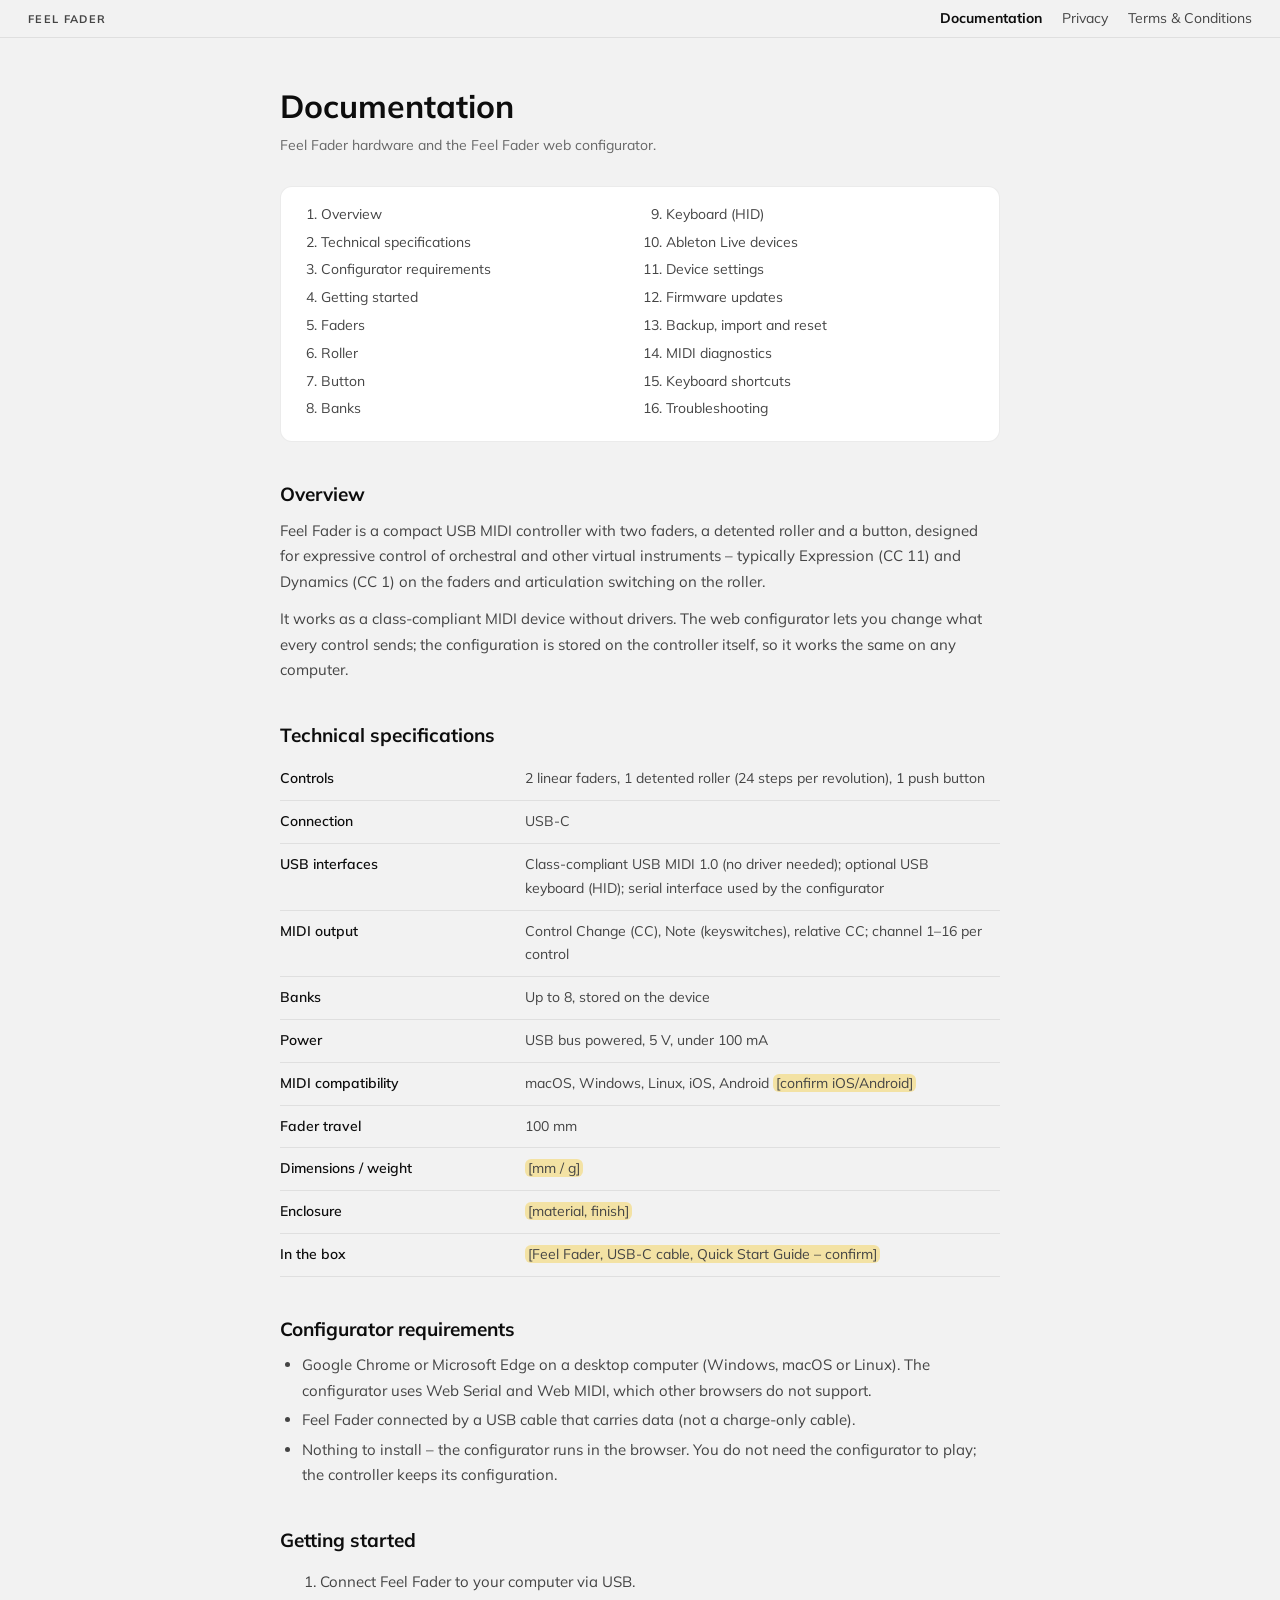
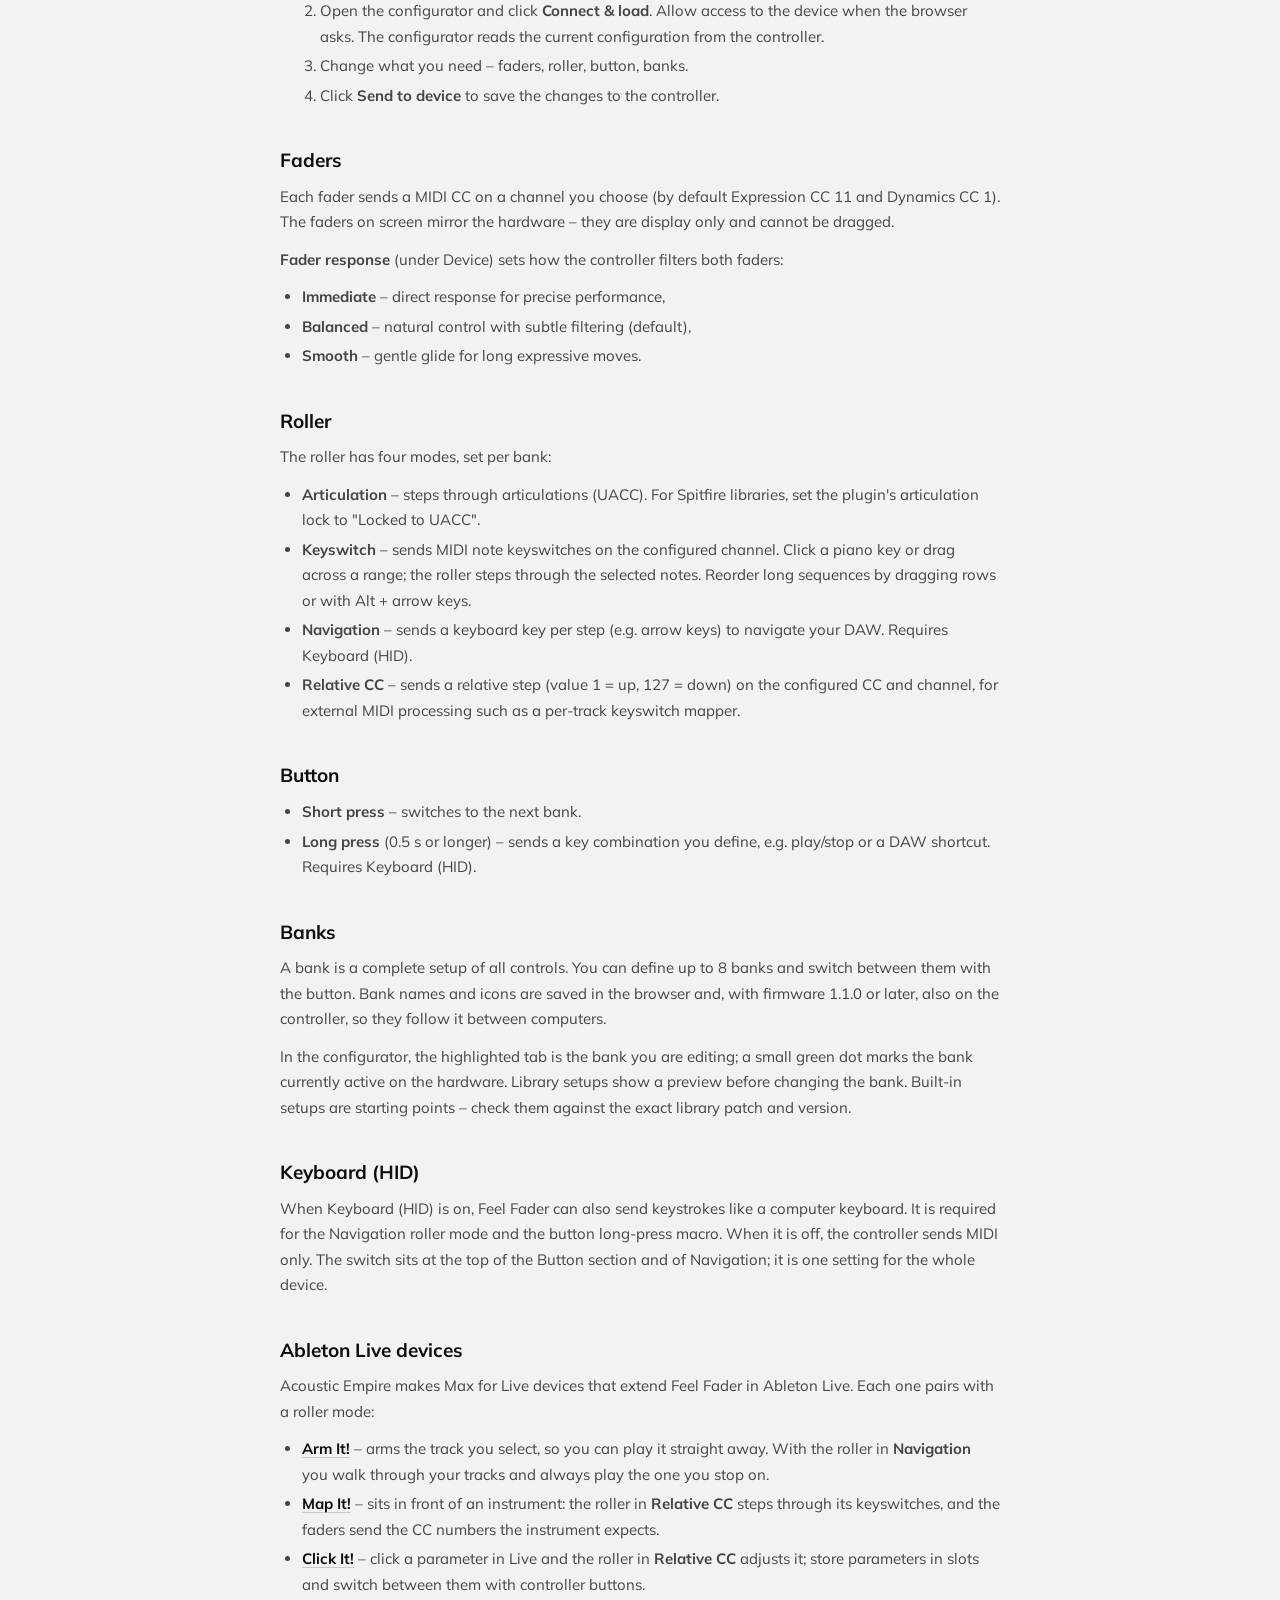
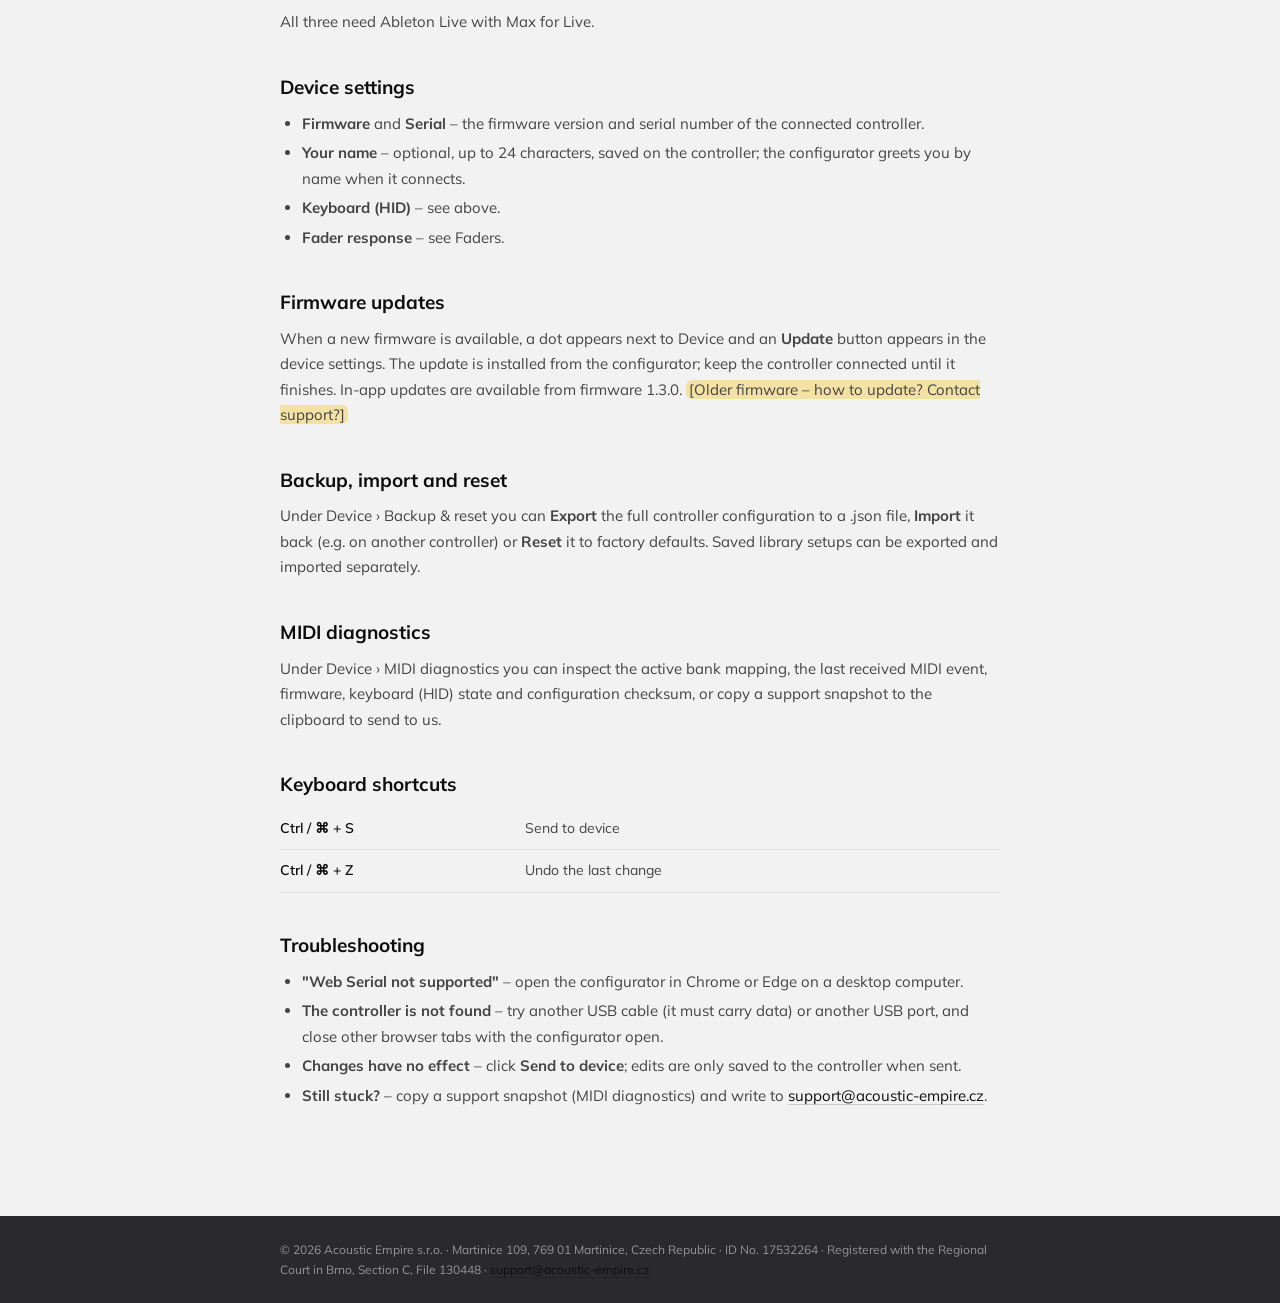
<file: pages/documentation.html>
<!doctype html>
<html lang="en">
<head>
  <meta charset="utf-8">
  <meta http-equiv="Content-Security-Policy" content="default-src 'none'; script-src 'self'; style-src 'self'; img-src 'self' data:; font-src 'self'; base-uri 'none'; form-action 'none'">
  <meta name="viewport" content="width=device-width, initial-scale=1">
  <title>Documentation – Feel Fader</title>
  <meta name="description" content="Technical documentation for the Feel Fader MIDI controller and its web configurator.">
  <meta property="og:title" content="Documentation – Feel Fader">
  <meta property="og:description" content="Technical documentation for the Feel Fader MIDI controller and its web configurator.">
  <meta property="og:type" content="website">
  <link rel="icon" type="image/svg+xml" href="data:image/svg+xml,%3Csvg xmlns='http://www.w3.org/2000/svg' viewBox='0 0 9 9'%3E%3Cstyle%3Epath%7Bfill:%230d0d0d%7D%40media(prefers-color-scheme:dark)%7Bpath%7Bfill:%23f2f2f2%7D%7D%3C/style%3E%3Cpath d='M0 0h9v4H8V1H1v3H0zM0 5h1v4H0zM8 5h1v4H8zM2 6h1v3H2zM6 6h1v3H6zM4 4h1v5H4z'/%3E%3C/svg%3E">
  <link rel="stylesheet" href="pages.css">
  <!-- Same theme as the app: its saved toggle, else the OS setting. -->
  <script src="theme.js"></script>
</head>
<body>
  <header class="legal-top">
    <div class="legal-top-inner">
      <span class="legal-brand">FEEL FADER</span>
      <nav class="legal-nav" aria-label="Pages">
        <a href="documentation.html" aria-current="page">Documentation</a>
        <a href="privacy.html">Privacy</a>
        <a href="terms.html">Terms &amp; Conditions</a>
      </nav>
    </div>
  </header>
  <main>
    <h1>Documentation</h1>
    <p class="legal-meta">Feel Fader hardware and the Feel Fader web configurator.</p>

    <nav class="doc-toc" aria-label="Contents">
      <ol>
        <li><a href="#overview">Overview</a></li>
        <li><a href="#specs">Technical specifications</a></li>
        <li><a href="#requirements">Configurator requirements</a></li>
        <li><a href="#getting-started">Getting started</a></li>
        <li><a href="#faders">Faders</a></li>
        <li><a href="#roller">Roller</a></li>
        <li><a href="#button">Button</a></li>
        <li><a href="#banks">Banks</a></li>
        <li><a href="#hid">Keyboard (HID)</a></li>
        <li><a href="#live-devices">Ableton Live devices</a></li>
        <li><a href="#device">Device settings</a></li>
        <li><a href="#firmware">Firmware updates</a></li>
        <li><a href="#backup">Backup, import and reset</a></li>
        <li><a href="#diagnostics">MIDI diagnostics</a></li>
        <li><a href="#shortcuts">Keyboard shortcuts</a></li>
        <li><a href="#troubleshooting">Troubleshooting</a></li>
      </ol>
    </nav>

    <h2 id="overview">Overview</h2>
    <p>Feel Fader is a compact USB MIDI controller with two faders, a detented roller and a button, designed for expressive control of orchestral and other virtual instruments – typically Expression (CC 11) and Dynamics (CC 1) on the faders and articulation switching on the roller.</p>
    <p>It works as a class-compliant MIDI device without drivers. The web configurator lets you change what every control sends; the configuration is stored on the controller itself, so it works the same on any computer.</p>

    <h2 id="specs">Technical specifications</h2>
    <table class="doc-table">
      <tbody>
        <tr><th scope="row">Controls</th><td>2 linear faders, 1 detented roller (24 steps per revolution), 1 push button</td></tr>
        <tr><th scope="row">Connection</th><td>USB-C</td></tr>
        <tr><th scope="row">USB interfaces</th><td>Class-compliant USB MIDI 1.0 (no driver needed); optional USB keyboard (HID); serial interface used by the configurator</td></tr>
        <tr><th scope="row">MIDI output</th><td>Control Change (CC), Note (keyswitches), relative CC; channel 1–16 per control</td></tr>
        <tr><th scope="row">Banks</th><td>Up to 8, stored on the device</td></tr>
        <tr><th scope="row">Power</th><td>USB bus powered, 5 V, under 100 mA</td></tr>
        <tr><th scope="row">MIDI compatibility</th><td>macOS, Windows, Linux, iOS, Android <mark class="legal-tbd">[confirm iOS/Android]</mark></td></tr>
        <tr><th scope="row">Fader travel</th><td>100 mm</td></tr>
        <tr><th scope="row">Dimensions / weight</th><td><mark class="legal-tbd">[mm / g]</mark></td></tr>
        <tr><th scope="row">Enclosure</th><td><mark class="legal-tbd">[material, finish]</mark></td></tr>
        <tr><th scope="row">In the box</th><td><mark class="legal-tbd">[Feel Fader, USB-C cable, Quick Start Guide – confirm]</mark></td></tr>
      </tbody>
    </table>

    <h2 id="requirements">Configurator requirements</h2>
    <ul>
      <li>Google Chrome or Microsoft Edge on a desktop computer (Windows, macOS or Linux). The configurator uses Web Serial and Web MIDI, which other browsers do not support.</li>
      <li>Feel Fader connected by a USB cable that carries data (not a charge-only cable).</li>
      <li>Nothing to install – the configurator runs in the browser. You do not need the configurator to play; the controller keeps its configuration.</li>
    </ul>

    <h2 id="getting-started">Getting started</h2>
    <ol>
      <li>Connect Feel Fader to your computer via USB.</li>
      <li>Open the configurator and click <b>Connect &amp; load</b>. Allow access to the device when the browser asks. The configurator reads the current configuration from the controller.</li>
      <li>Change what you need – faders, roller, button, banks.</li>
      <li>Click <b>Send to device</b> to save the changes to the controller.</li>
    </ol>

    <h2 id="faders">Faders</h2>
    <p>Each fader sends a MIDI CC on a channel you choose (by default Expression CC 11 and Dynamics CC 1). The faders on screen mirror the hardware – they are display only and cannot be dragged.</p>
    <p><b>Fader response</b> (under Device) sets how the controller filters both faders:</p>
    <ul>
      <li><b>Immediate</b> – direct response for precise performance,</li>
      <li><b>Balanced</b> – natural control with subtle filtering (default),</li>
      <li><b>Smooth</b> – gentle glide for long expressive moves.</li>
    </ul>

    <h2 id="roller">Roller</h2>
    <p>The roller has four modes, set per bank:</p>
    <ul>
      <li><b>Articulation</b> – steps through articulations (UACC). For Spitfire libraries, set the plugin's articulation lock to "Locked to UACC".</li>
      <li><b>Keyswitch</b> – sends MIDI note keyswitches on the configured channel. Click a piano key or drag across a range; the roller steps through the selected notes. Reorder long sequences by dragging rows or with Alt + arrow keys.</li>
      <li><b>Navigation</b> – sends a keyboard key per step (e.g. arrow keys) to navigate your DAW. Requires Keyboard (HID).</li>
      <li><b>Relative CC</b> – sends a relative step (value 1 = up, 127 = down) on the configured CC and channel, for external MIDI processing such as a per-track keyswitch mapper.</li>
    </ul>

    <h2 id="button">Button</h2>
    <ul>
      <li><b>Short press</b> – switches to the next bank.</li>
      <li><b>Long press</b> (0.5 s or longer) – sends a key combination you define, e.g. play/stop or a DAW shortcut. Requires Keyboard (HID).</li>
    </ul>

    <h2 id="banks">Banks</h2>
    <p>A bank is a complete setup of all controls. You can define up to 8 banks and switch between them with the button. Bank names and icons are saved in the browser and, with firmware 1.1.0 or later, also on the controller, so they follow it between computers.</p>
    <p>In the configurator, the highlighted tab is the bank you are editing; a small green dot marks the bank currently active on the hardware. Library setups show a preview before changing the bank. Built-in setups are starting points – check them against the exact library patch and version.</p>

    <h2 id="hid">Keyboard (HID)</h2>
    <p>When Keyboard (HID) is on, Feel Fader can also send keystrokes like a computer keyboard. It is required for the Navigation roller mode and the button long-press macro. When it is off, the controller sends MIDI only. The switch sits at the top of the Button section and of Navigation; it is one setting for the whole device.</p>

    <h2 id="live-devices">Ableton Live devices</h2>
    <p>Acoustic Empire makes Max for Live devices that extend Feel Fader in Ableton Live. Each one pairs with a roller mode:</p>
    <ul>
      <li><b><a href="arm-it.html">Arm It!</a></b> – arms the track you select, so you can play it straight away. With the roller in <b>Navigation</b> you walk through your tracks and always play the one you stop on.</li>
      <li><b><a href="map-it.html">Map It!</a></b> – sits in front of an instrument: the roller in <b>Relative CC</b> steps through its keyswitches, and the faders send the CC numbers the instrument expects.</li>
      <li><b><a href="click-it.html">Click It!</a></b> – click a parameter in Live and the roller in <b>Relative CC</b> adjusts it; store parameters in slots and switch between them with controller buttons.</li>
    </ul>
    <p>All three need Ableton Live with Max for Live.</p>

    <h2 id="device">Device settings</h2>
    <ul>
      <li><b>Firmware</b> and <b>Serial</b> – the firmware version and serial number of the connected controller.</li>
      <li><b>Your name</b> – optional, up to 24 characters, saved on the controller; the configurator greets you by name when it connects.</li>
      <li><b>Keyboard (HID)</b> – see above.</li>
      <li><b>Fader response</b> – see Faders.</li>
    </ul>

    <h2 id="firmware">Firmware updates</h2>
    <p>When a new firmware is available, a dot appears next to Device and an <b>Update</b> button appears in the device settings. The update is installed from the configurator; keep the controller connected until it finishes. In-app updates are available from firmware 1.3.0. <mark class="legal-tbd">[Older firmware – how to update? Contact support?]</mark></p>

    <h2 id="backup">Backup, import and reset</h2>
    <p>Under Device › Backup &amp; reset you can <b>Export</b> the full controller configuration to a .json file, <b>Import</b> it back (e.g. on another controller) or <b>Reset</b> it to factory defaults. Saved library setups can be exported and imported separately.</p>

    <h2 id="diagnostics">MIDI diagnostics</h2>
    <p>Under Device › MIDI diagnostics you can inspect the active bank mapping, the last received MIDI event, firmware, keyboard (HID) state and configuration checksum, or copy a support snapshot to the clipboard to send to us.</p>

    <h2 id="shortcuts">Keyboard shortcuts</h2>
    <table class="doc-table">
      <tbody>
        <tr><th scope="row">Ctrl / ⌘ + S</th><td>Send to device</td></tr>
        <tr><th scope="row">Ctrl / ⌘ + Z</th><td>Undo the last change</td></tr>
      </tbody>
    </table>

    <h2 id="troubleshooting">Troubleshooting</h2>
    <ul>
      <li><b>"Web Serial not supported"</b> – open the configurator in Chrome or Edge on a desktop computer.</li>
      <li><b>The controller is not found</b> – try another USB cable (it must carry data) or another USB port, and close other browser tabs with the configurator open.</li>
      <li><b>Changes have no effect</b> – click <b>Send to device</b>; edits are only saved to the controller when sent.</li>
      <li><b>Still stuck?</b> – copy a support snapshot (MIDI diagnostics) and write to <a href="mailto:support@acoustic-empire.cz">support@acoustic-empire.cz</a>.</li>
    </ul>
  </main>
  <footer class="legal-foot">
    <div class="legal-foot-inner">
      <p>© 2026 Acoustic Empire s.r.o. · Martinice 109, 769 01 Martinice, Czech Republic · ID No. 17532264 · Registered with the Regional Court in Brno, Section C, File 130448 · <a href="mailto:support@acoustic-empire.cz">support@acoustic-empire.cz</a></p>
    </div>
  </footer>
</body>
</html>
</file>
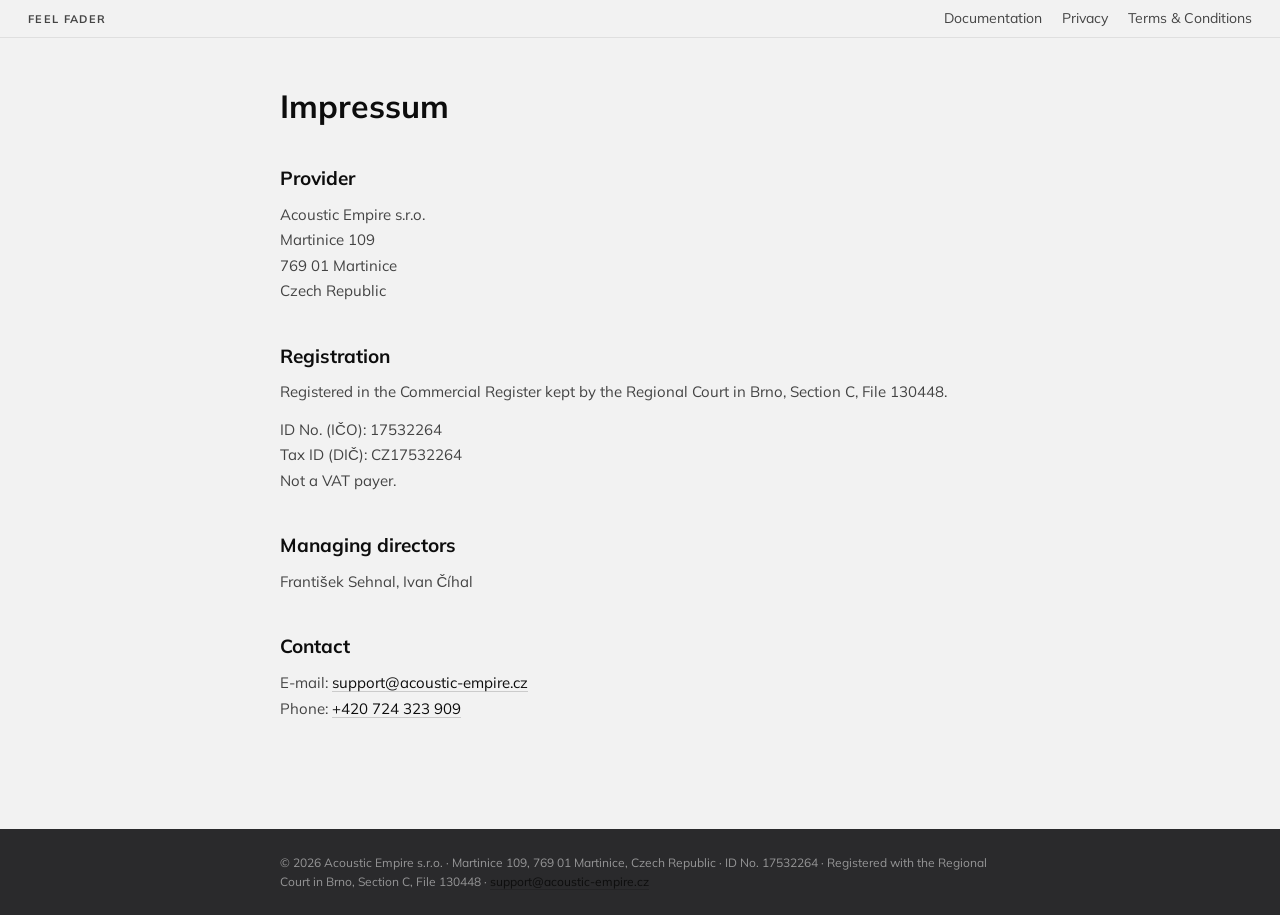
<file: pages/impressum.html>
<!doctype html>
<html lang="en">
<head>
  <meta charset="utf-8">
  <meta http-equiv="Content-Security-Policy" content="default-src 'none'; script-src 'self'; style-src 'self'; img-src 'self' data:; font-src 'self'; base-uri 'none'; form-action 'none'">
  <meta name="viewport" content="width=device-width, initial-scale=1">
  <title>Impressum – Feel Fader</title>
  <meta name="description" content="Legal information about Acoustic Empire s.r.o., the maker of Feel Fader.">
  <meta property="og:title" content="Impressum – Feel Fader">
  <meta property="og:description" content="Legal information about Acoustic Empire s.r.o., the maker of Feel Fader.">
  <meta property="og:type" content="website">
  <link rel="icon" type="image/svg+xml" href="data:image/svg+xml,%3Csvg xmlns='http://www.w3.org/2000/svg' viewBox='0 0 9 9'%3E%3Cstyle%3Epath%7Bfill:%230d0d0d%7D%40media(prefers-color-scheme:dark)%7Bpath%7Bfill:%23f2f2f2%7D%7D%3C/style%3E%3Cpath d='M0 0h9v4H8V1H1v3H0zM0 5h1v4H0zM8 5h1v4H8zM2 6h1v3H2zM6 6h1v3H6zM4 4h1v5H4z'/%3E%3C/svg%3E">
  <link rel="stylesheet" href="pages.css">
  <!-- Same theme as the app: its saved toggle, else the OS setting. -->
  <script src="theme.js"></script>
</head>
<body>
  <header class="legal-top">
    <div class="legal-top-inner">
      <span class="legal-brand">FEEL FADER</span>
      <nav class="legal-nav" aria-label="Pages">
        <a href="documentation.html">Documentation</a>
        <a href="privacy.html">Privacy</a>
        <a href="terms.html">Terms &amp; Conditions</a>
      </nav>
    </div>
  </header>
  <main>
    <h1>Impressum</h1>

    <!-- Source: KNOWLEDGE.md › Právní & Administrativa (Acoustic Empire Drive). -->
    <h2>Provider</h2>
    <p>Acoustic Empire s.r.o.<br>Martinice 109<br>769 01 Martinice<br>Czech Republic</p>

    <h2>Registration</h2>
    <p>Registered in the Commercial Register kept by the Regional Court in Brno, Section C, File 130448.</p>
    <p>ID No. (IČO): 17532264<br>Tax ID (DIČ): CZ17532264<br>Not a VAT payer.</p>

    <h2>Managing directors</h2>
    <p>František Sehnal, Ivan Číhal</p>

    <h2>Contact</h2>
    <p>E-mail: <a href="mailto:support@acoustic-empire.cz">support@acoustic-empire.cz</a><br>Phone: <a href="tel:+420724323909">+420 724 323 909</a></p>
  </main>
  <footer class="legal-foot">
    <div class="legal-foot-inner">
      <p>© 2026 Acoustic Empire s.r.o. · Martinice 109, 769 01 Martinice, Czech Republic · ID No. 17532264 · Registered with the Regional Court in Brno, Section C, File 130448 · <a href="mailto:support@acoustic-empire.cz">support@acoustic-empire.cz</a></p>
    </div>
  </footer>
</body>
</html>
</file>
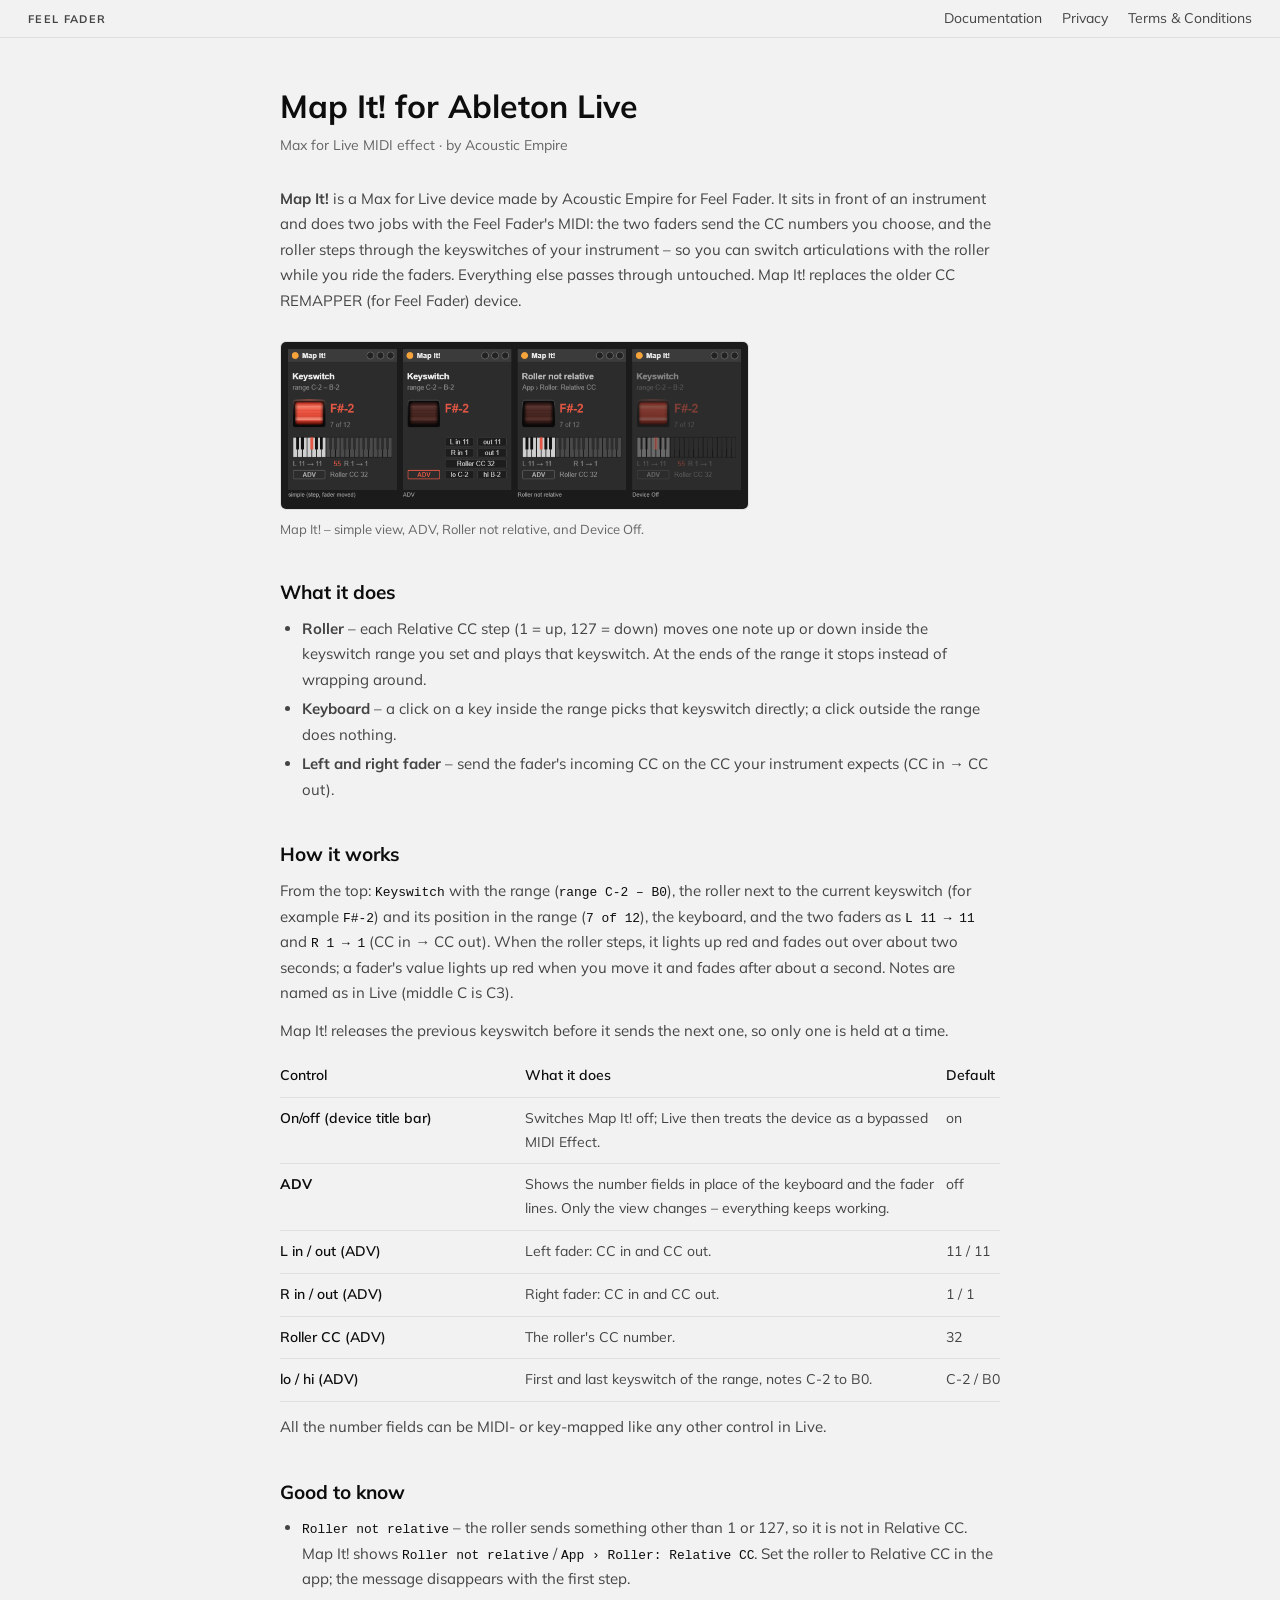
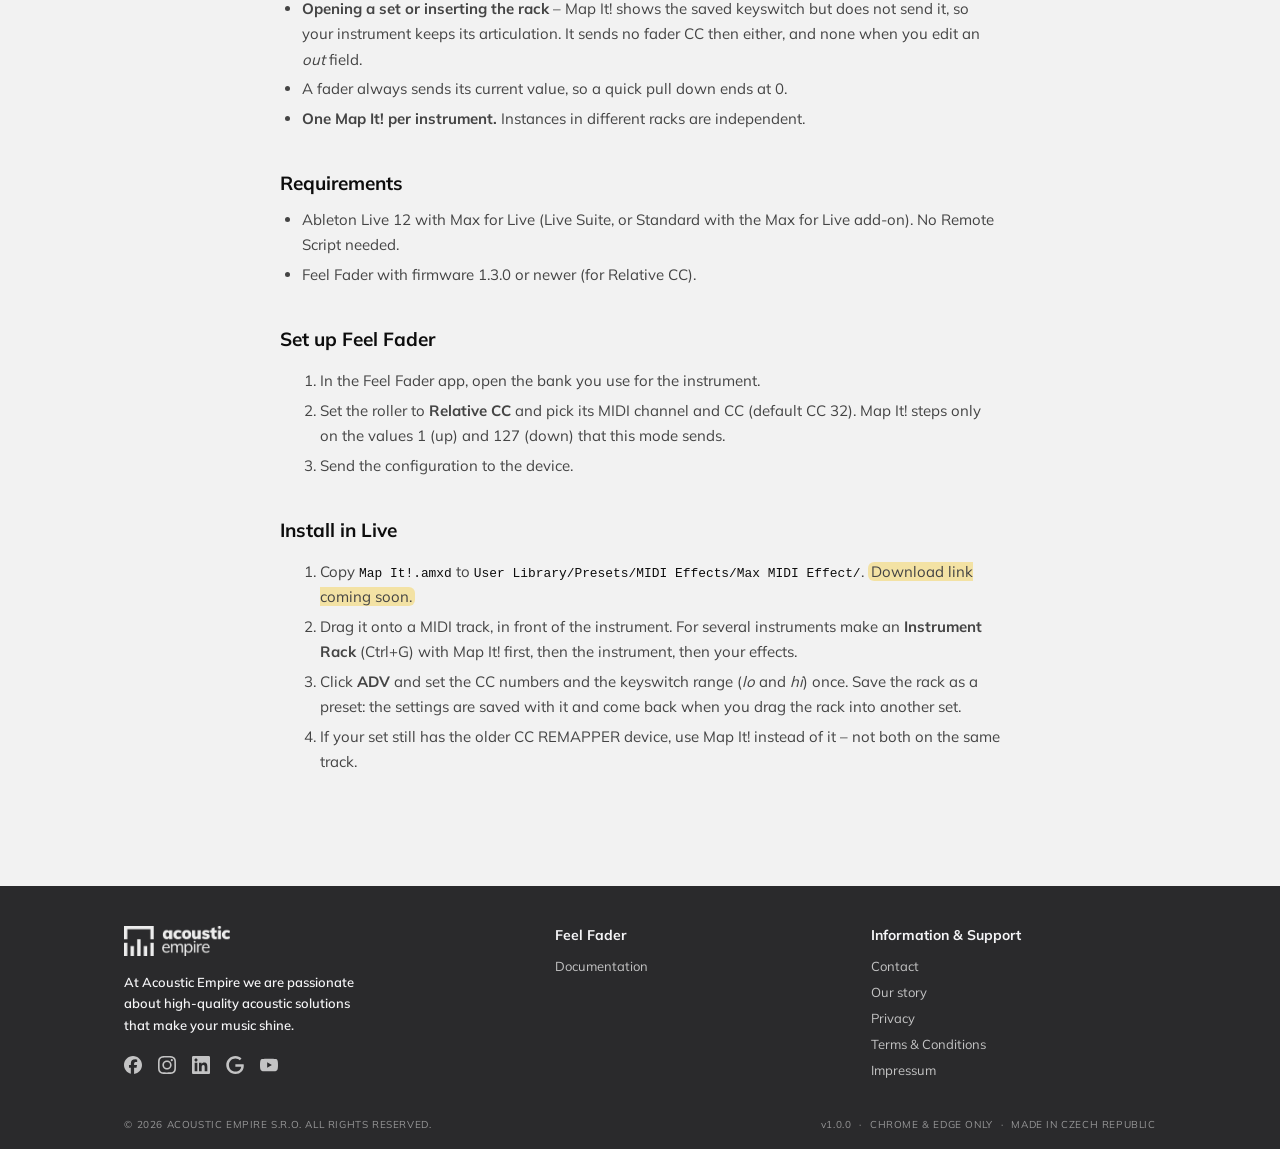
<file: pages/map-it.html>
<!doctype html>
<html lang="en">
<head>
  <meta charset="utf-8">
  <meta http-equiv="Content-Security-Policy" content="default-src 'none'; script-src 'self'; style-src 'self'; img-src 'self' data:; font-src 'self'; base-uri 'none'; form-action 'none'">
  <meta name="viewport" content="width=device-width, initial-scale=1">
  <title>Map It! for Ableton Live – Feel Fader</title>
  <meta name="description" content="Map It! – the Max for Live MIDI effect that sends the Feel Fader faders on the CCs you choose and steps through your instrument's keyswitches with the roller in Ableton Live.">
  <meta property="og:title" content="Map It! for Ableton Live – Feel Fader">
  <meta property="og:description" content="Map It! – the Max for Live MIDI effect that sends the Feel Fader faders on the CCs you choose and steps through your instrument's keyswitches with the roller in Ableton Live.">
  <meta property="og:type" content="website">
  <link rel="icon" type="image/svg+xml" href="data:image/svg+xml,%3Csvg xmlns='http://www.w3.org/2000/svg' viewBox='0 0 9 9'%3E%3Cstyle%3Epath%7Bfill:%230d0d0d%7D%40media(prefers-color-scheme:dark)%7Bpath%7Bfill:%23f2f2f2%7D%7D%3C/style%3E%3Cpath d='M0 0h9v4H8V1H1v3H0zM0 5h1v4H0zM8 5h1v4H8zM2 6h1v3H2zM6 6h1v3H6zM4 4h1v5H4z'/%3E%3C/svg%3E">
  <link rel="stylesheet" href="pages.css">
  <!-- Same theme as the app: its saved toggle, else the OS setting. -->
  <script src="theme.js"></script>
</head>
<body>
  <header class="legal-top">
    <div class="legal-top-inner">
      <span class="legal-brand">FEEL FADER</span>
      <nav class="legal-nav" aria-label="Pages">
        <a href="documentation.html">Documentation</a>
        <a href="privacy.html">Privacy</a>
        <a href="terms.html">Terms &amp; Conditions</a>
      </nav>
    </div>
  </header>
  <main>
    <h1>Map It! for Ableton Live</h1>
    <p class="legal-meta">Max for Live MIDI effect · by Acoustic Empire</p>

    <p><strong>Map It!</strong> is a Max for Live device made by Acoustic Empire for Feel Fader. It sits in front of an instrument and does two jobs with the Feel Fader's MIDI: the two faders send the CC numbers you choose, and the roller steps through the keyswitches of your instrument – so you can switch articulations with the roller while you ride the faders. Everything else passes through untouched. Map It! replaces the older CC REMAPPER (for Feel Fader) device.</p>

    <figure class="doc-figure">
      <!-- Stand-in until Frank takes a screenshot in Live: a preview rendered
           without Live by feel-fader-m4l scripts/preview-view.py map-it (four
           states side by side, 904x323). Shown at 169 px tall like the other device
           pages: width 469 gives 169 px including the 1 px border. -->
      <img src="map-it.png" width="469" height="169" alt="Map It! device, four views: the simple view with the keyswitch, the roller, the keyboard and the two fader lines; the ADV view with the number fields; the Roller not relative message; and the device switched off">
      <figcaption>Map It! – simple view, ADV, Roller not relative, and Device Off.</figcaption>
    </figure>

    <h2>What it does</h2>
    <ul>
      <li><strong>Roller</strong> – each Relative CC step (1 = up, 127 = down) moves one note up or down inside the keyswitch range you set and plays that keyswitch. At the ends of the range it stops instead of wrapping around.</li>
      <li><strong>Keyboard</strong> – a click on a key inside the range picks that keyswitch directly; a click outside the range does nothing.</li>
      <li><strong>Left and right fader</strong> – send the fader's incoming CC on the CC your instrument expects (CC in → CC out).</li>
    </ul>

    <h2>How it works</h2>
    <p>From the top: <code>Keyswitch</code> with the range (<code>range C-2 – B0</code>), the roller next to the current keyswitch (for example <code>F#-2</code>) and its position in the range (<code>7 of 12</code>), the keyboard, and the two faders as <code>L 11 → 11</code> and <code>R 1 → 1</code> (CC in → CC out). When the roller steps, it lights up red and fades out over about two seconds; a fader's value lights up red when you move it and fades after about a second. Notes are named as in Live (middle C is C3).</p>
    <p>Map It! releases the previous keyswitch before it sends the next one, so only one is held at a time.</p>
    <table class="doc-table">
      <thead>
        <tr><th scope="col">Control</th><th scope="col">What it does</th><th scope="col">Default</th></tr>
      </thead>
      <tbody>
        <tr><th scope="row">On/off (device title bar)</th><td>Switches Map It! off; Live then treats the device as a bypassed MIDI Effect.</td><td>on</td></tr>
        <tr><th scope="row"><strong>ADV</strong></th><td>Shows the number fields in place of the keyboard and the fader lines. Only the view changes – everything keeps working.</td><td>off</td></tr>
        <tr><th scope="row">L in / out (ADV)</th><td>Left fader: CC in and CC out.</td><td>11 / 11</td></tr>
        <tr><th scope="row">R in / out (ADV)</th><td>Right fader: CC in and CC out.</td><td>1 / 1</td></tr>
        <tr><th scope="row">Roller CC (ADV)</th><td>The roller's CC number.</td><td>32</td></tr>
        <tr><th scope="row">lo / hi (ADV)</th><td>First and last keyswitch of the range, notes C-2 to B0.</td><td>C-2 / B0</td></tr>
      </tbody>
    </table>
    <p>All the number fields can be MIDI- or key-mapped like any other control in Live.</p>

    <h2>Good to know</h2>
    <ul>
      <li><strong><code>Roller not relative</code></strong> – the roller sends something other than 1 or 127, so it is not in Relative CC. Map It! shows <code>Roller not relative</code> / <code>App › Roller: Relative CC</code>. Set the roller to Relative CC in the app; the message disappears with the first step.</li>
      <li><strong>Opening a set or inserting the rack</strong> – Map It! shows the saved keyswitch but does not send it, so your instrument keeps its articulation. It sends no fader CC then either, and none when you edit an <em>out</em> field.</li>
      <li>A fader always sends its current value, so a quick pull down ends at 0.</li>
      <li><strong>One Map It! per instrument.</strong> Instances in different racks are independent.</li>
    </ul>

    <h2>Requirements</h2>
    <ul>
      <li>Ableton Live 12 with Max for Live (Live Suite, or Standard with the Max for Live add-on). No Remote Script needed.</li>
      <li>Feel Fader with firmware 1.3.0 or newer (for Relative CC).</li>
    </ul>

    <h2>Set up Feel Fader</h2>
    <ol>
      <li>In the Feel Fader app, open the bank you use for the instrument.</li>
      <li>Set the roller to <strong>Relative CC</strong> and pick its MIDI channel and CC (default CC 32). Map It! steps only on the values 1 (up) and 127 (down) that this mode sends.</li>
      <li>Send the configuration to the device.</li>
    </ol>

    <h2>Install in Live</h2>
    <ol>
      <li>Copy <code>Map It!.amxd</code> to <code>User Library/Presets/MIDI Effects/Max MIDI Effect/</code>. <span class="legal-tbd">Download link coming soon.</span></li>
      <li>Drag it onto a MIDI track, in front of the instrument. For several instruments make an <strong>Instrument Rack</strong> (Ctrl+G) with Map It! first, then the instrument, then your effects.</li>
      <li>Click <strong>ADV</strong> and set the CC numbers and the keyswitch range (<em>lo</em> and <em>hi</em>) once. Save the rack as a preset: the settings are saved with it and come back when you drag the rack into another set.</li>
      <li>If your set still has the older CC REMAPPER device, use Map It! instead of it – not both on the same track.</li>
    </ol>
  </main>
  <!-- Same footer as the app (feel-fader.html › .site-footer). Markup copied
       1:1 except page links, which are relative to pages/; styles in
       pages.css › FOOTER. Change both together. -->
  <footer class="site-footer">
    <div class="footer-main">
      <div class="footer-brand">
        <img id="footer-logo" src="ae-logo.png" alt="Acoustic Empire">
        <p class="footer-claim">At Acoustic Empire we are passionate about high-quality acoustic solutions that make your music shine.</p>
        <div class="footer-social" id="footer-social">
          <a href="https://www.facebook.com/profile.php?id=100090860271795" target="_blank" rel="noopener" aria-label="Facebook" title="Facebook"><svg viewBox="0 0 24 24" fill="currentColor" aria-hidden="true"><path d="M9.101 23.691v-7.98H6.627v-3.667h2.474v-1.58c0-4.085 1.848-5.978 5.858-5.978.401 0 .955.042 1.468.103a8.68 8.68 0 0 1 1.141.195v3.325a8.623 8.623 0 0 0-.653-.036 26.805 26.805 0 0 0-.733-.009c-.707 0-1.259.096-1.675.309a1.686 1.686 0 0 0-.679.622c-.258.42-.374.995-.374 1.752v1.297h3.919l-.386 2.103-.287 1.564h-3.246v8.245C19.396 23.238 24 18.179 24 12.044c0-6.627-5.373-12-12-12s-12 5.373-12 12c0 5.628 3.874 10.35 9.101 11.647Z"/></svg></a>
          <span class="no-link" role="img" aria-label="Instagram"><svg viewBox="0 0 24 24" fill="currentColor" aria-hidden="true"><path d="M7.0301.084c-1.2768.0602-2.1487.264-2.911.5634-.7888.3075-1.4575.72-2.1228 1.3877-.6652.6677-1.075 1.3368-1.3802 2.127-.2954.7638-.4956 1.6365-.552 2.914-.0564 1.2775-.0689 1.6882-.0626 4.947.0062 3.2586.0206 3.6671.0825 4.9473.061 1.2765.264 2.1482.5635 2.9107.308.7889.72 1.4573 1.388 2.1228.6679.6655 1.3365 1.0743 2.1285 1.38.7632.295 1.6361.4961 2.9134.552 1.2773.056 1.6884.069 4.9462.0627 3.2578-.0062 3.668-.0207 4.9478-.0814 1.28-.0607 2.147-.2652 2.9098-.5633.7889-.3086 1.4578-.72 2.1228-1.3881.665-.6682 1.0745-1.3378 1.3795-2.1284.2957-.7632.4966-1.636.552-2.9124.056-1.2809.0692-1.6898.063-4.948-.0063-3.2583-.021-3.6668-.0817-4.9465-.0607-1.2797-.264-2.1487-.5633-2.9117-.3084-.7889-.72-1.4568-1.3876-2.1228C21.2982 1.33 20.628.9208 19.8378.6165 19.074.321 18.2017.1197 16.9244.0645 15.6471.0093 15.236-.005 11.977.0014 8.718.0076 8.31.0215 7.0301.0839m.1402 21.6932c-1.17-.0509-1.8053-.2453-2.2287-.408-.5606-.216-.96-.4771-1.3819-.895-.422-.4178-.6811-.8186-.9-1.378-.1644-.4234-.3624-1.058-.4171-2.228-.0595-1.2645-.072-1.6442-.079-4.848-.007-3.2037.0053-3.583.0607-4.848.05-1.169.2456-1.805.408-2.2282.216-.5613.4762-.96.895-1.3816.4188-.4217.8184-.6814 1.3783-.9003.423-.1651 1.0575-.3614 2.227-.4171 1.2655-.06 1.6447-.072 4.848-.079 3.2033-.007 3.5835.005 4.8495.0608 1.169.0508 1.8053.2445 2.228.408.5608.216.96.4754 1.3816.895.4217.4194.6816.8176.9005 1.3787.1653.4217.3617 1.056.4169 2.2263.0602 1.2655.0739 1.645.0796 4.848.0058 3.203-.0055 3.5834-.061 4.848-.051 1.17-.245 1.8055-.408 2.2294-.216.5604-.4763.96-.8954 1.3814-.419.4215-.8181.6811-1.3783.9-.4224.1649-1.0577.3617-2.2262.4174-1.2656.0595-1.6448.072-4.8493.079-3.2045.007-3.5825-.006-4.848-.0608M16.953 5.5864A1.44 1.44 0 1 0 18.39 4.144a1.44 1.44 0 0 0-1.437 1.4424M5.8385 12.012c.0067 3.4032 2.7706 6.1557 6.173 6.1493 3.4026-.0065 6.157-2.7701 6.1506-6.1733-.0065-3.4032-2.771-6.1565-6.174-6.1498-3.403.0067-6.156 2.771-6.1496 6.1738M8 12.0077a4 4 0 1 1 4.008 3.9921A3.9996 3.9996 0 0 1 8 12.0077"/></svg></span>
          <span class="no-link" role="img" aria-label="LinkedIn"><svg viewBox="0 0 24 24" fill="currentColor" aria-hidden="true"><path d="M20.447 20.452h-3.554v-5.569c0-1.328-.027-3.037-1.852-3.037-1.853 0-2.136 1.445-2.136 2.939v5.667H9.351V9h3.414v1.561h.046c.477-.9 1.637-1.85 3.37-1.85 3.601 0 4.267 2.37 4.267 5.455v6.286zM5.337 7.433c-1.144 0-2.063-.926-2.063-2.065 0-1.138.92-2.063 2.063-2.063 1.14 0 2.064.925 2.064 2.063 0 1.139-.925 2.065-2.064 2.065zm1.782 13.019H3.555V9h3.564v11.452zM22.225 0H1.771C.792 0 0 .774 0 1.729v20.542C0 23.227.792 24 1.771 24h20.451C23.2 24 24 23.227 24 22.271V1.729C24 .774 23.2 0 22.222 0h.003z"/></svg></span>
          <span class="no-link" role="img" aria-label="Google"><svg viewBox="0 0 24 24" fill="currentColor" aria-hidden="true"><path d="M12.48 10.92v3.28h7.84c-.24 1.84-.853 3.187-1.787 4.133-1.147 1.147-2.933 2.4-6.053 2.4-4.827 0-8.6-3.893-8.6-8.72s3.773-8.72 8.6-8.72c2.6 0 4.507 1.027 5.907 2.347l2.307-2.307C18.747 1.44 16.133 0 12.48 0 5.867 0 .307 5.387.307 12s5.56 12 12.173 12c3.573 0 6.267-1.173 8.373-3.36 2.16-2.16 2.84-5.213 2.84-7.667 0-.76-.053-1.467-.173-2.053H12.48z"/></svg></span>
          <span class="no-link" role="img" aria-label="YouTube"><svg viewBox="0 0 24 24" fill="currentColor" aria-hidden="true"><path d="M23.498 6.186a3.016 3.016 0 0 0-2.122-2.136C19.505 3.545 12 3.545 12 3.545s-7.505 0-9.377.505A3.017 3.017 0 0 0 .502 6.186C0 8.07 0 12 0 12s0 3.93.502 5.814a3.016 3.016 0 0 0 2.122 2.136c1.871.505 9.376.505 9.376.505s7.505 0 9.377-.505a3.015 3.015 0 0 0 2.122-2.136C24 15.93 24 12 24 12s0-3.93-.502-5.814zM9.545 15.568V8.432L15.818 12l-6.273 3.568z"/></svg></span>
        </div>
      </div>
      <nav class="footer-col" aria-labelledby="footer-h-ff">
        <h2 class="footer-h" id="footer-h-ff">Feel Fader</h2>
        <a href="documentation.html">Documentation</a>
        <a hidden><!-- TBD URL: add href, drop hidden (with FOOTER_LINKS.product_sheet in feel-fader.html) -->Product sheet</a>
      </nav>
      <nav class="footer-col" aria-labelledby="footer-h-ae">
        <h2 class="footer-h" id="footer-h-ae">Information &amp; Support</h2>
        <a href="contact.html">Contact</a>
        <a href="our-story.html">Our story</a>
        <a href="privacy.html">Privacy</a>
        <a href="terms.html">Terms &amp; Conditions</a>
        <a href="impressum.html">Impressum</a>
      </nav>
    </div>
    <div class="footer-bottom">
      <div class="footer-bottom-group">
        <span>© 2026 Acoustic Empire s.r.o. All rights reserved.</span>
      </div>
      <div class="footer-bottom-group footer-bottom-end">
        <span class="footer-version">v1.0.0</span>
        <span title="Web Serial &amp; Web MIDI required">Chrome &amp; Edge only</span>
        <span>Made in Czech Republic</span>
      </div>
    </div>
  </footer>
</body>
</html>
</file>
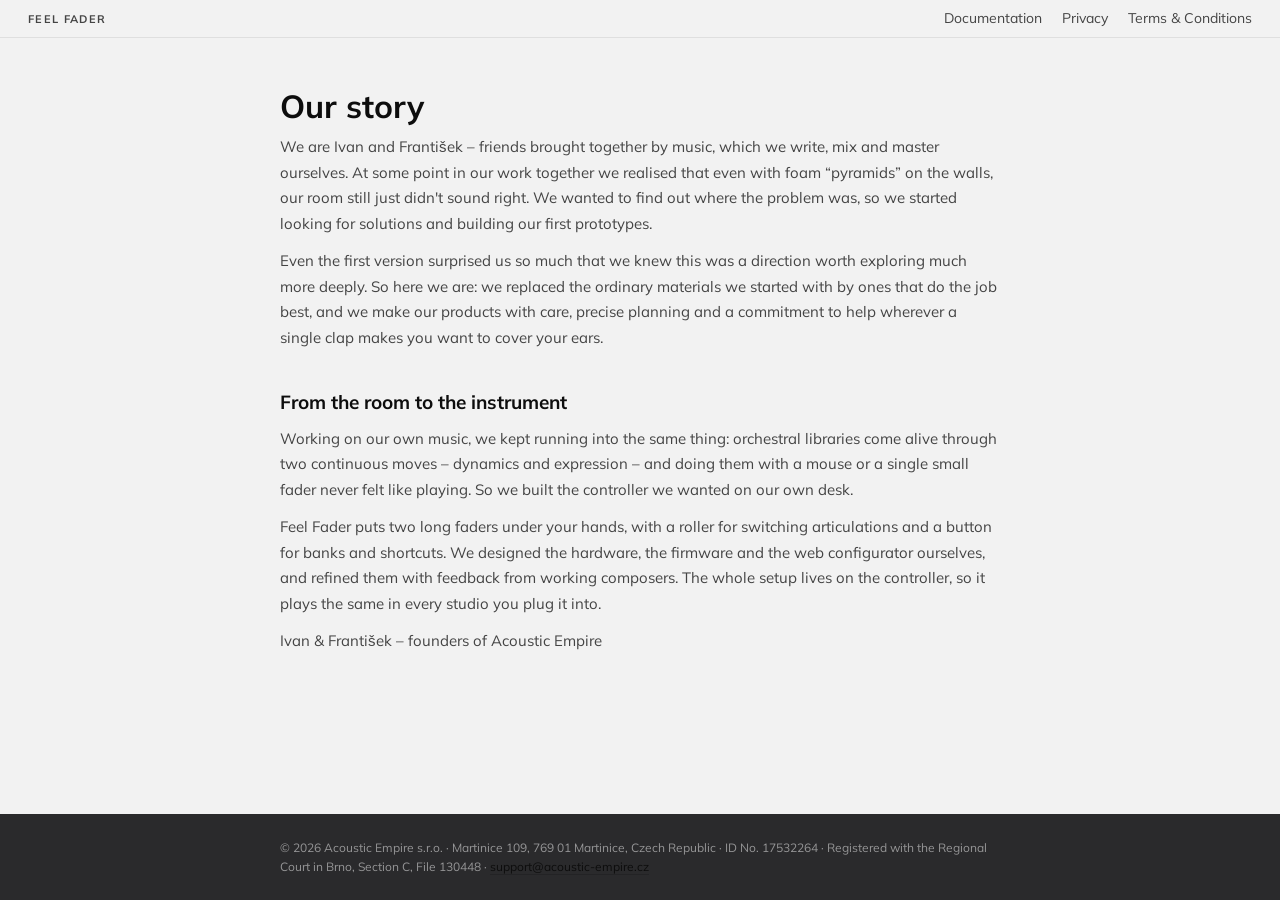
<file: pages/our-story.html>
<!doctype html>
<html lang="en">
<head>
  <meta charset="utf-8">
  <meta http-equiv="Content-Security-Policy" content="default-src 'none'; script-src 'self'; style-src 'self'; img-src 'self' data:; font-src 'self'; base-uri 'none'; form-action 'none'">
  <meta name="viewport" content="width=device-width, initial-scale=1">
  <title>Our story – Feel Fader</title>
  <meta name="description" content="Acoustic Empire – the people behind Feel Fader.">
  <meta property="og:title" content="Our story – Feel Fader">
  <meta property="og:description" content="Acoustic Empire – the people behind Feel Fader.">
  <meta property="og:type" content="website">
  <link rel="icon" type="image/svg+xml" href="data:image/svg+xml,%3Csvg xmlns='http://www.w3.org/2000/svg' viewBox='0 0 9 9'%3E%3Cstyle%3Epath%7Bfill:%230d0d0d%7D%40media(prefers-color-scheme:dark)%7Bpath%7Bfill:%23f2f2f2%7D%7D%3C/style%3E%3Cpath d='M0 0h9v4H8V1H1v3H0zM0 5h1v4H0zM8 5h1v4H8zM2 6h1v3H2zM6 6h1v3H6zM4 4h1v5H4z'/%3E%3C/svg%3E">
  <link rel="stylesheet" href="pages.css">
  <!-- Same theme as the app: its saved toggle, else the OS setting. -->
  <script src="theme.js"></script>
</head>
<body>
  <header class="legal-top">
    <div class="legal-top-inner">
      <span class="legal-brand">FEEL FADER</span>
      <nav class="legal-nav" aria-label="Pages">
        <a href="documentation.html">Documentation</a>
        <a href="privacy.html">Privacy</a>
        <a href="terms.html">Terms &amp; Conditions</a>
      </nav>
    </div>
  </header>
  <main>
    <h1>Our story</h1>

    <!-- Source: "web - definition" Google Doc (About / Our story) and the 2023 catalogue draft. -->
    <p>We are Ivan and František – friends brought together by music, which we write, mix and master ourselves. At some point in our work together we realised that even with foam “pyramids” on the walls, our room still just didn't sound right. We wanted to find out where the problem was, so we started looking for solutions and building our first prototypes.</p>
    <p>Even the first version surprised us so much that we knew this was a direction worth exploring much more deeply. So here we are: we replaced the ordinary materials we started with by ones that do the job best, and we make our products with care, precise planning and a commitment to help wherever a single clap makes you want to cover your ears.</p>

    <h2>From the room to the instrument</h2>
    <!-- Source: FF_README.md, pages/documentation.html, vault [[feel-fader]] (composer feedback, 2026-06). -->
    <p>Working on our own music, we kept running into the same thing: orchestral libraries come alive through two continuous moves – dynamics and expression – and doing them with a mouse or a single small fader never felt like playing. So we built the controller we wanted on our own desk.</p>
    <p>Feel Fader puts two long faders under your hands, with a roller for switching articulations and a button for banks and shortcuts. We designed the hardware, the firmware and the web configurator ourselves, and refined them with feedback from working composers. The whole setup lives on the controller, so it plays the same in every studio you plug it into.</p>

    <p>Ivan &amp; František – founders of Acoustic Empire</p>
  </main>
  <footer class="legal-foot">
    <div class="legal-foot-inner">
      <p>© 2026 Acoustic Empire s.r.o. · Martinice 109, 769 01 Martinice, Czech Republic · ID No. 17532264 · Registered with the Regional Court in Brno, Section C, File 130448 · <a href="mailto:support@acoustic-empire.cz">support@acoustic-empire.cz</a></p>
    </div>
  </footer>
</body>
</html>
</file>
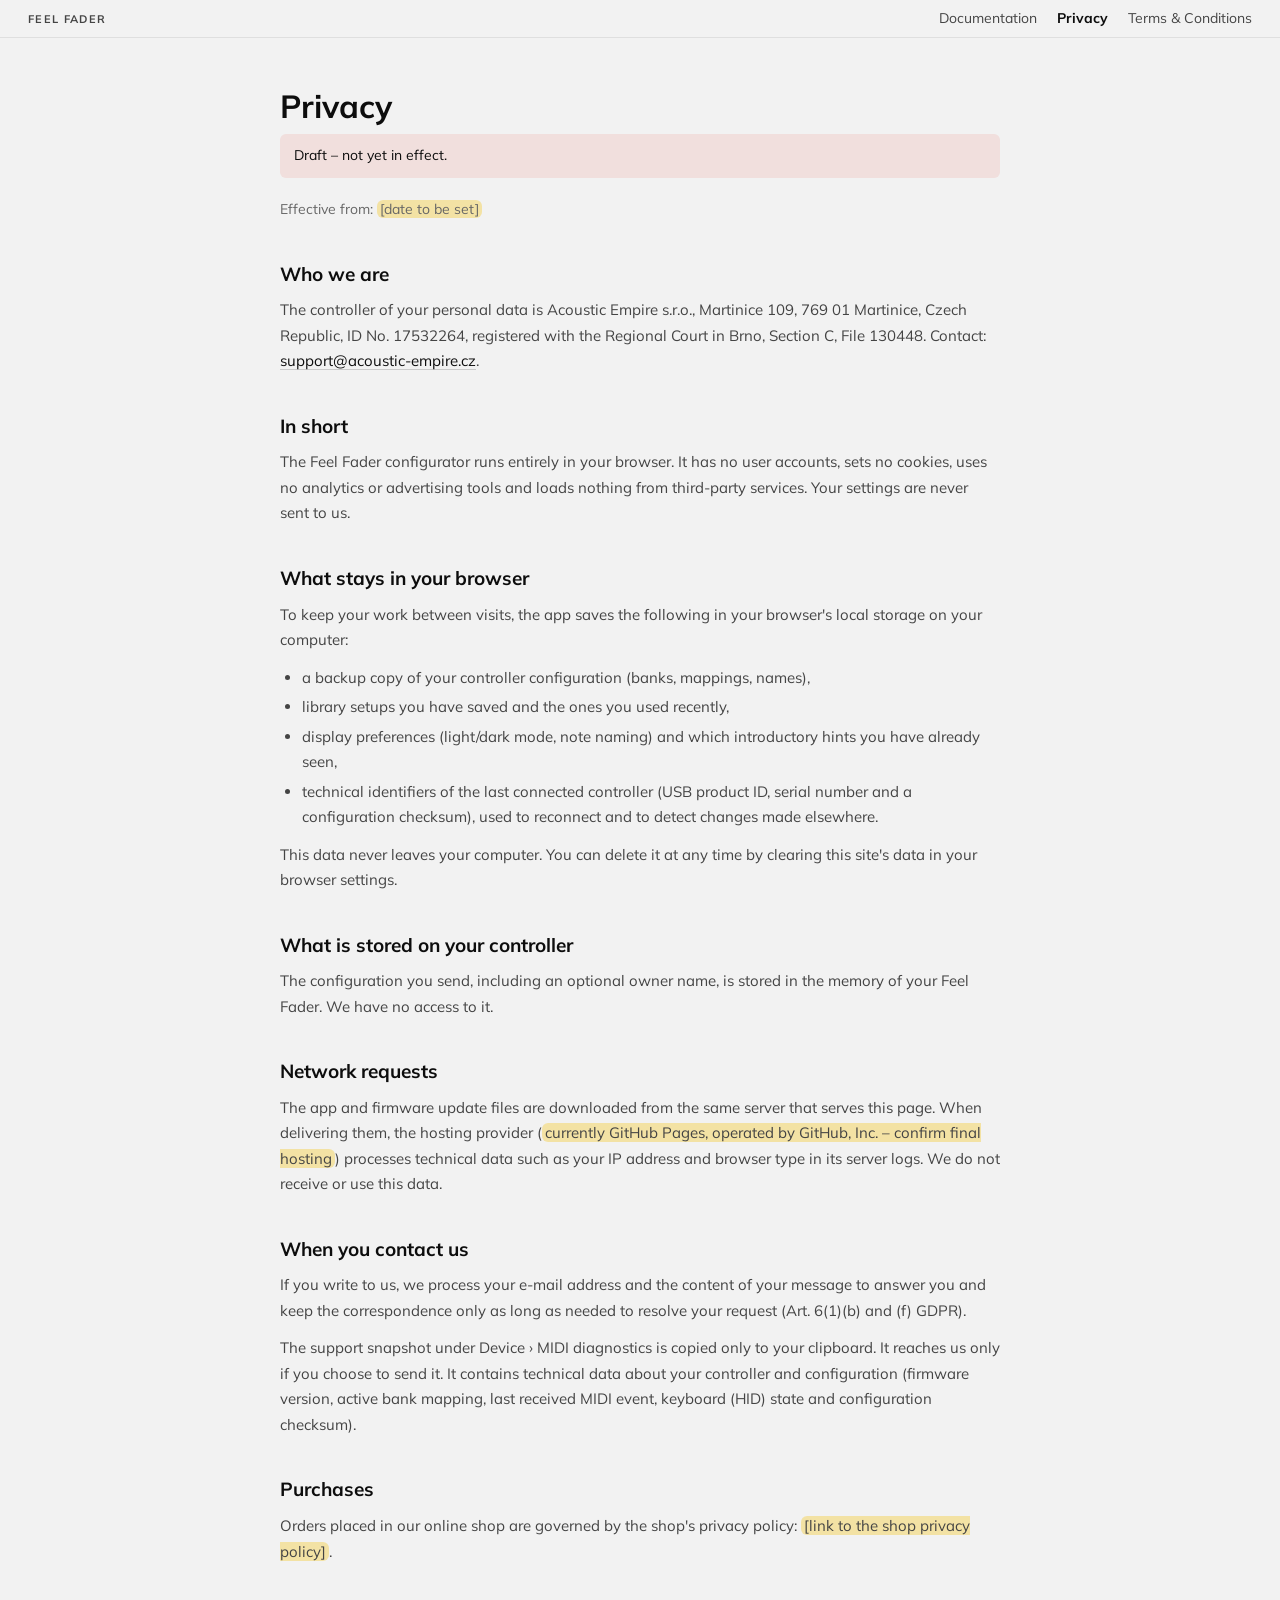
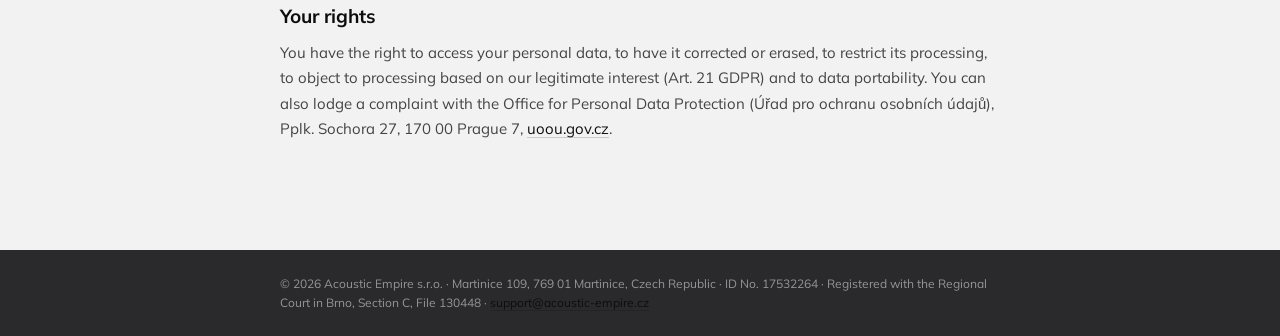
<file: pages/privacy.html>
<!doctype html>
<html lang="en">
<head>
  <meta charset="utf-8">
  <meta http-equiv="Content-Security-Policy" content="default-src 'none'; script-src 'self'; style-src 'self'; img-src 'self' data:; font-src 'self'; base-uri 'none'; form-action 'none'">
  <meta name="viewport" content="width=device-width, initial-scale=1">
  <title>Privacy – Feel Fader</title>
  <meta name="description" content="How the Feel Fader configurator handles your data.">
  <meta property="og:title" content="Privacy – Feel Fader">
  <meta property="og:description" content="How the Feel Fader configurator handles your data.">
  <meta property="og:type" content="website">
  <link rel="icon" type="image/svg+xml" href="data:image/svg+xml,%3Csvg xmlns='http://www.w3.org/2000/svg' viewBox='0 0 9 9'%3E%3Cstyle%3Epath%7Bfill:%230d0d0d%7D%40media(prefers-color-scheme:dark)%7Bpath%7Bfill:%23f2f2f2%7D%7D%3C/style%3E%3Cpath d='M0 0h9v4H8V1H1v3H0zM0 5h1v4H0zM8 5h1v4H8zM2 6h1v3H2zM6 6h1v3H6zM4 4h1v5H4z'/%3E%3C/svg%3E">
  <link rel="stylesheet" href="pages.css">
  <!-- Same theme as the app: its saved toggle, else the OS setting. -->
  <script src="theme.js"></script>
</head>
<body>
  <header class="legal-top">
    <div class="legal-top-inner">
      <span class="legal-brand">FEEL FADER</span>
      <nav class="legal-nav" aria-label="Pages">
        <a href="documentation.html">Documentation</a>
        <a href="privacy.html" aria-current="page">Privacy</a>
        <a href="terms.html">Terms &amp; Conditions</a>
      </nav>
    </div>
  </header>
  <main>
    <h1>Privacy</h1>
    <p class="legal-draft">Draft – not yet in effect.</p>
    <p class="legal-meta">Effective from: <mark class="legal-tbd">[date to be set]</mark></p>

    <h2>Who we are</h2>
    <p>The controller of your personal data is Acoustic Empire s.r.o., Martinice 109, 769 01 Martinice, Czech Republic, ID No. 17532264, registered with the Regional Court in Brno, Section C, File 130448. Contact: <a href="mailto:support@acoustic-empire.cz">support@acoustic-empire.cz</a>.</p>

    <h2>In short</h2>
    <p>The Feel Fader configurator runs entirely in your browser. It has no user accounts, sets no cookies, uses no analytics or advertising tools and loads nothing from third-party services. Your settings are never sent to us.</p>

    <h2>What stays in your browser</h2>
    <p>To keep your work between visits, the app saves the following in your browser's local storage on your computer:</p>
    <ul>
      <li>a backup copy of your controller configuration (banks, mappings, names),</li>
      <li>library setups you have saved and the ones you used recently,</li>
      <li>display preferences (light/dark mode, note naming) and which introductory hints you have already seen,</li>
      <li>technical identifiers of the last connected controller (USB product ID, serial number and a configuration checksum), used to reconnect and to detect changes made elsewhere.</li>
    </ul>
    <p>This data never leaves your computer. You can delete it at any time by clearing this site's data in your browser settings.</p>

    <h2>What is stored on your controller</h2>
    <p>The configuration you send, including an optional owner name, is stored in the memory of your Feel Fader. We have no access to it.</p>

    <h2>Network requests</h2>
    <p>The app and firmware update files are downloaded from the same server that serves this page. When delivering them, the hosting provider (<mark class="legal-tbd">currently GitHub Pages, operated by GitHub, Inc. – confirm final hosting</mark>) processes technical data such as your IP address and browser type in its server logs. We do not receive or use this data.</p>

    <h2>When you contact us</h2>
    <p>If you write to us, we process your e-mail address and the content of your message to answer you and keep the correspondence only as long as needed to resolve your request (Art. 6(1)(b) and (f) GDPR).</p>
    <p>The support snapshot under Device › MIDI diagnostics is copied only to your clipboard. It reaches us only if you choose to send it. It contains technical data about your controller and configuration (firmware version, active bank mapping, last received MIDI event, keyboard (HID) state and configuration checksum).</p>

    <h2>Purchases</h2>
    <p>Orders placed in our online shop are governed by the shop's privacy policy: <mark class="legal-tbd">[link to the shop privacy policy]</mark>.</p>

    <h2>Your rights</h2>
    <p>You have the right to access your personal data, to have it corrected or erased, to restrict its processing, to object to processing based on our legitimate interest (Art. 21 GDPR) and to data portability. You can also lodge a complaint with the Office for Personal Data Protection (Úřad pro ochranu osobních údajů), Pplk. Sochora 27, 170 00 Prague 7, <a href="https://uoou.gov.cz" target="_blank" rel="noopener">uoou.gov.cz</a>.</p>
  </main>
  <footer class="legal-foot">
    <div class="legal-foot-inner">
      <p>© 2026 Acoustic Empire s.r.o. · Martinice 109, 769 01 Martinice, Czech Republic · ID No. 17532264 · Registered with the Regional Court in Brno, Section C, File 130448 · <a href="mailto:support@acoustic-empire.cz">support@acoustic-empire.cz</a></p>
    </div>
  </footer>
</body>
</html>
</file>
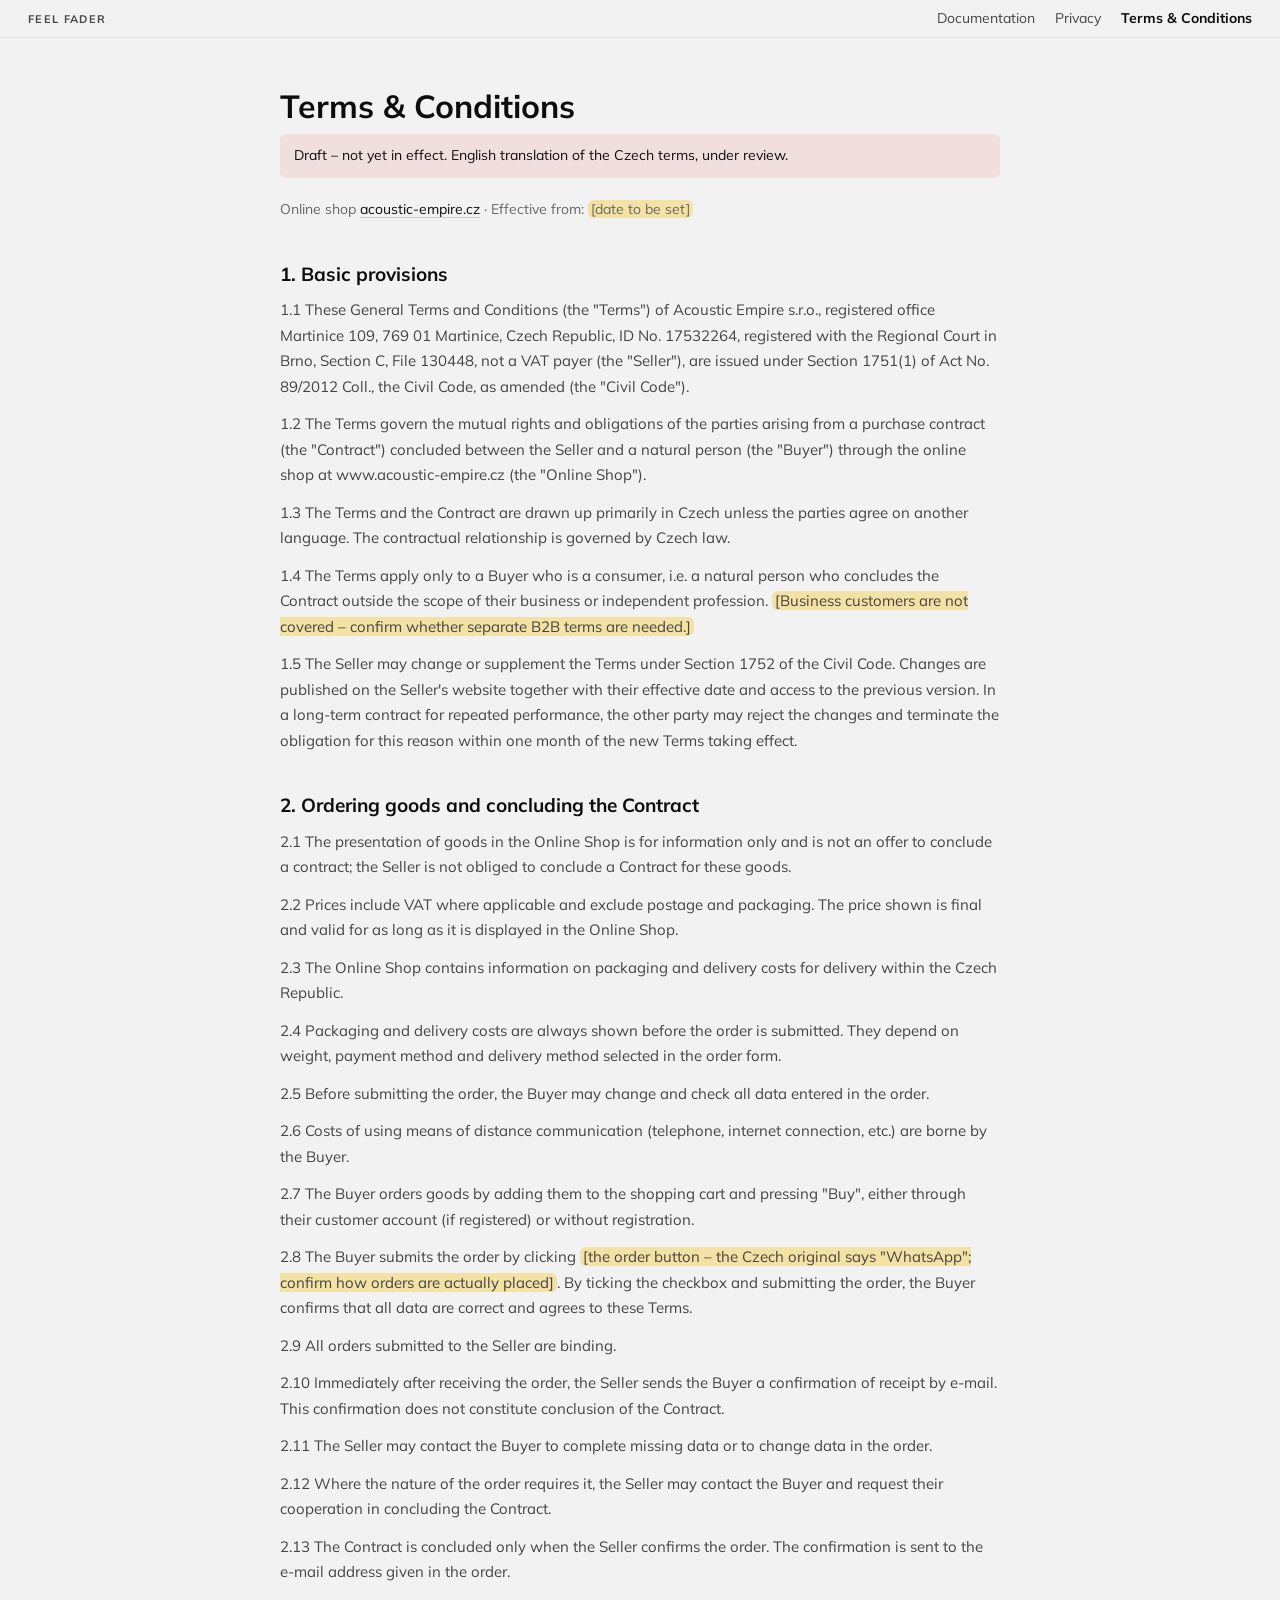
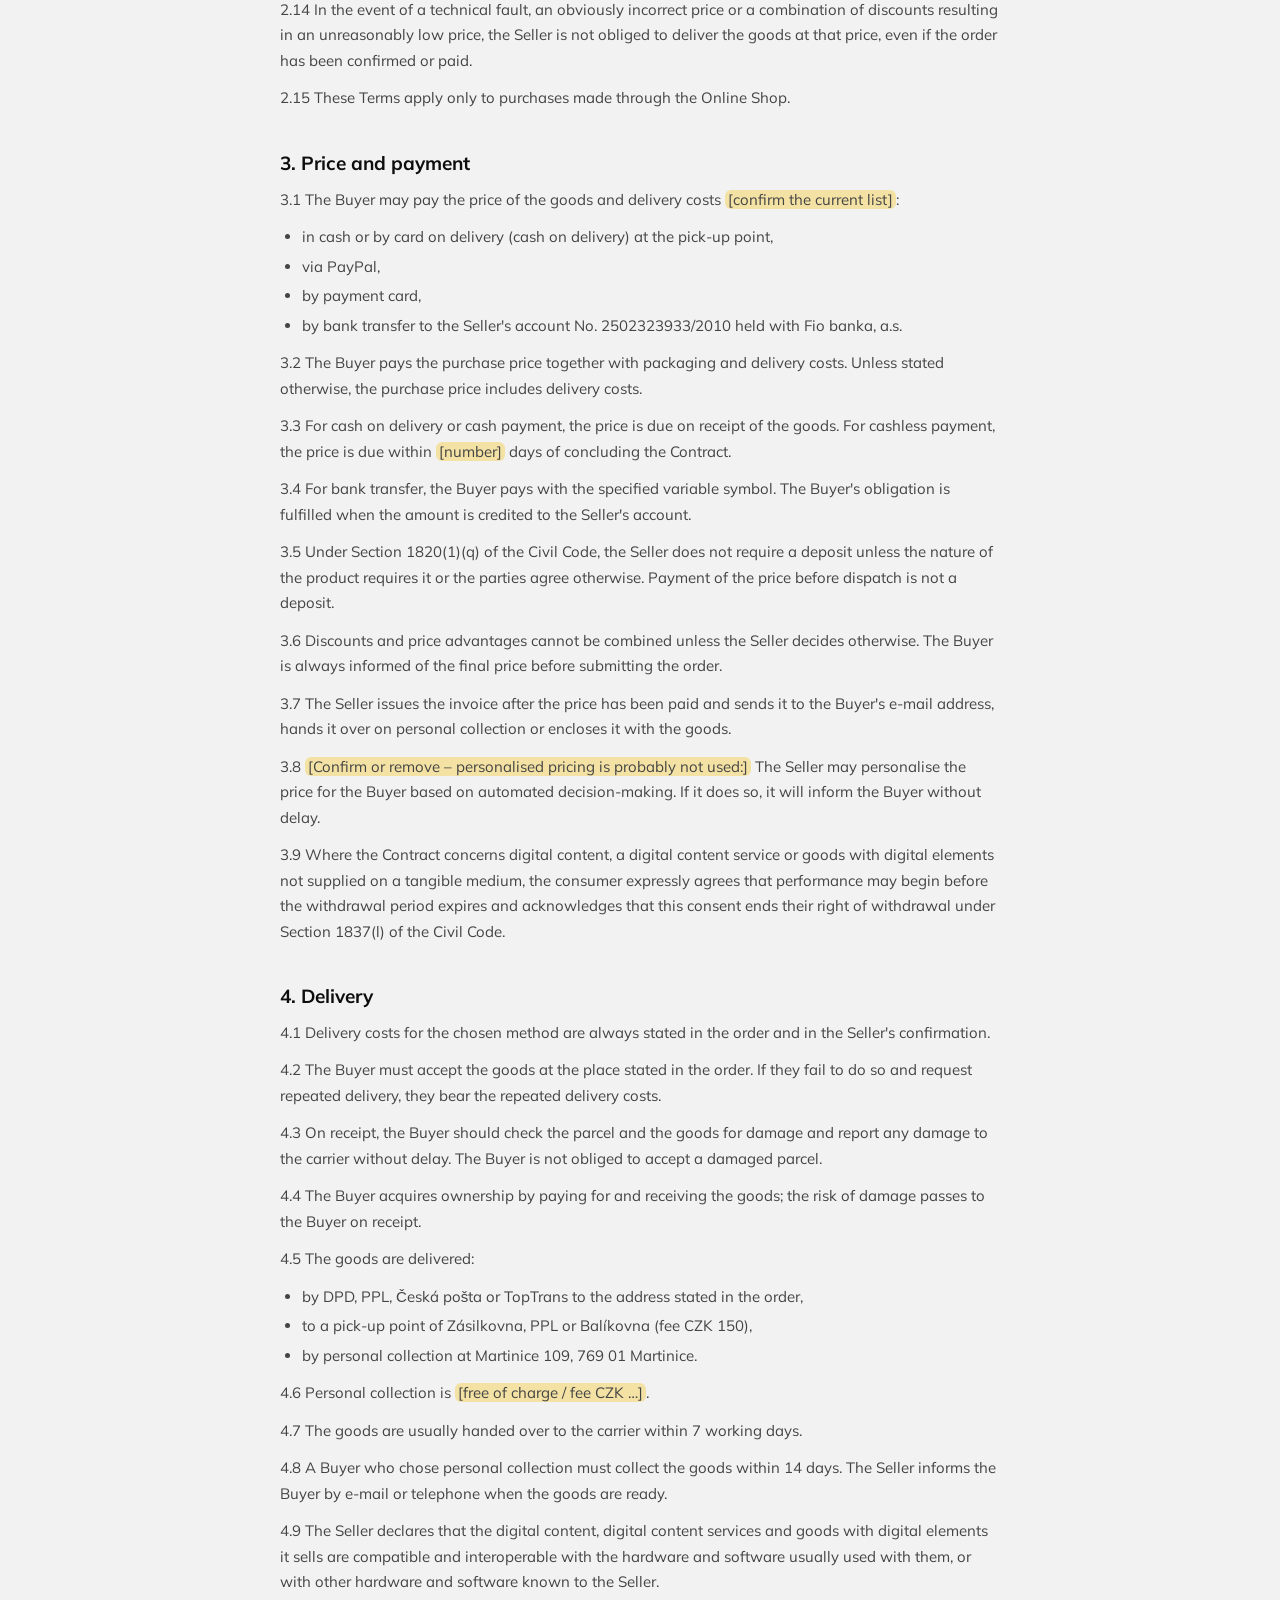
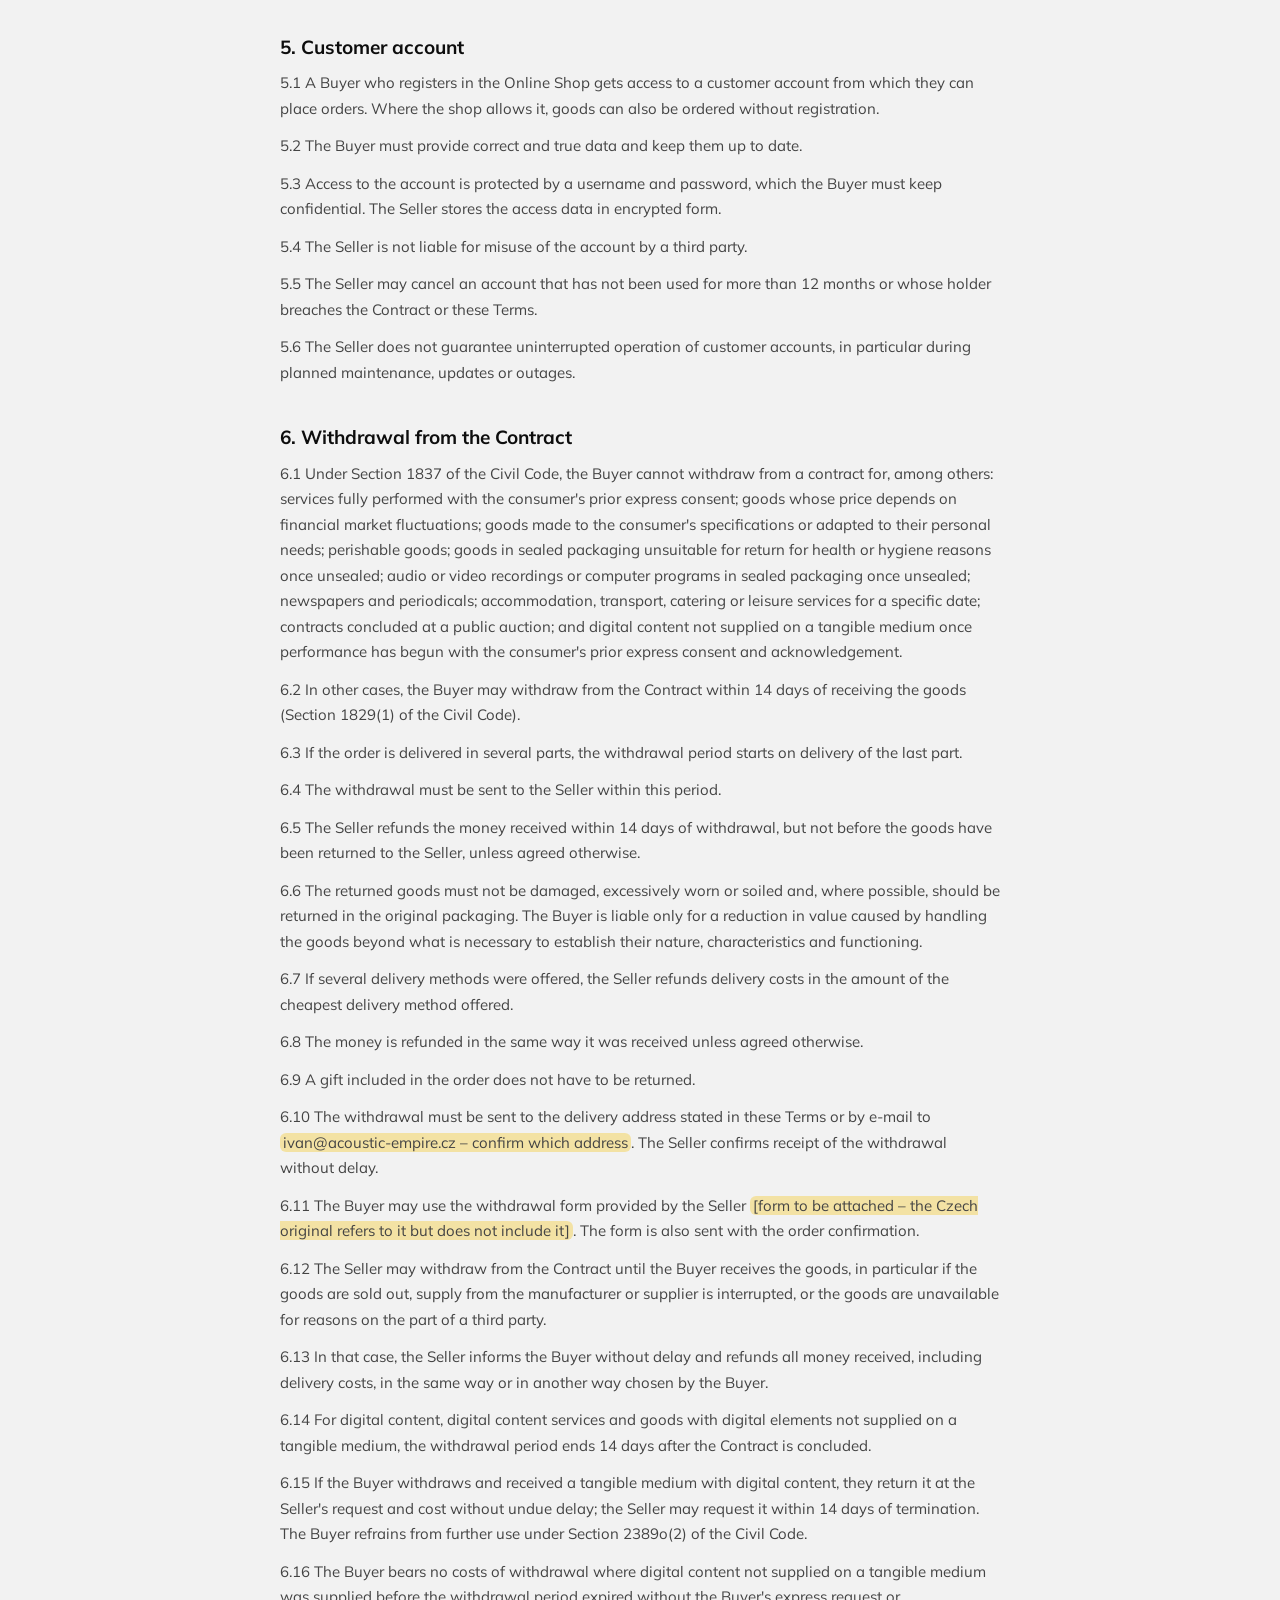
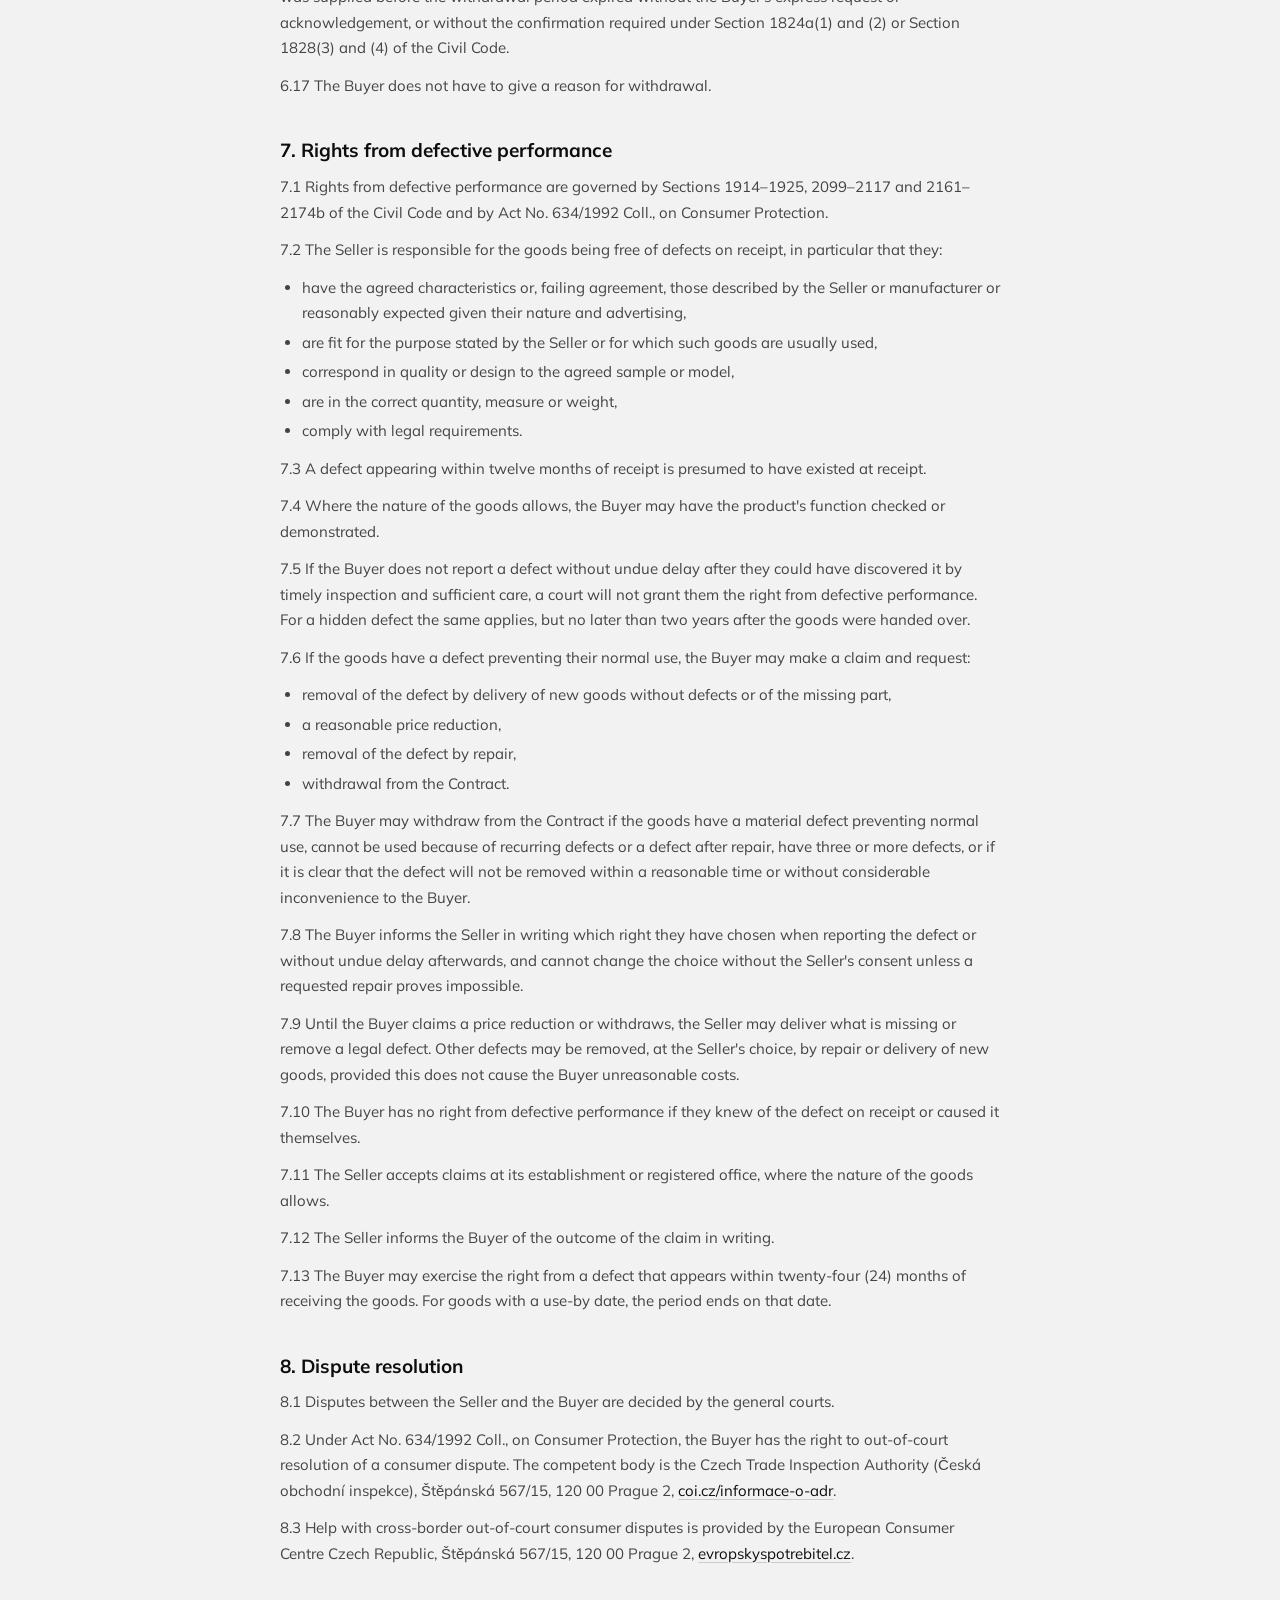
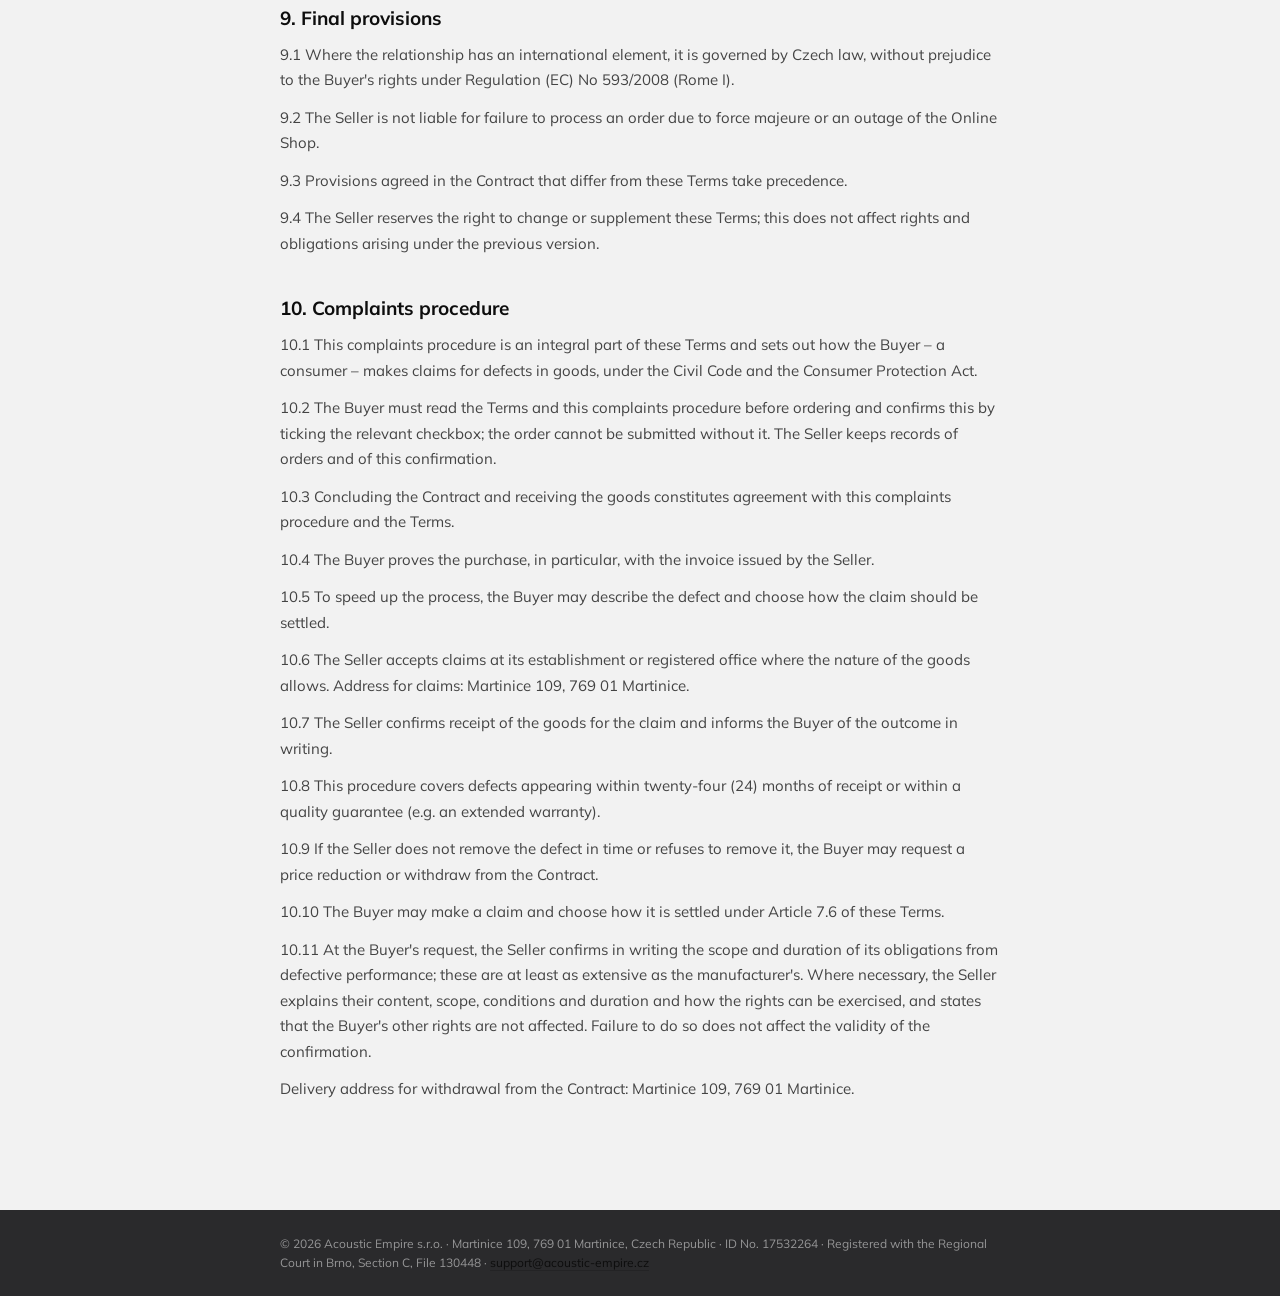
<file: pages/terms.html>
<!doctype html>
<html lang="en">
<head>
  <meta charset="utf-8">
  <meta http-equiv="Content-Security-Policy" content="default-src 'none'; script-src 'self'; style-src 'self'; img-src 'self' data:; font-src 'self'; base-uri 'none'; form-action 'none'">
  <meta name="viewport" content="width=device-width, initial-scale=1">
  <title>Terms &amp; Conditions – Feel Fader</title>
  <meta name="description" content="General Terms and Conditions of Acoustic Empire s.r.o.">
  <meta property="og:title" content="Terms &amp; Conditions – Feel Fader">
  <meta property="og:description" content="General Terms and Conditions of Acoustic Empire s.r.o.">
  <meta property="og:type" content="website">
  <link rel="icon" type="image/svg+xml" href="data:image/svg+xml,%3Csvg xmlns='http://www.w3.org/2000/svg' viewBox='0 0 9 9'%3E%3Cstyle%3Epath%7Bfill:%230d0d0d%7D%40media(prefers-color-scheme:dark)%7Bpath%7Bfill:%23f2f2f2%7D%7D%3C/style%3E%3Cpath d='M0 0h9v4H8V1H1v3H0zM0 5h1v4H0zM8 5h1v4H8zM2 6h1v3H2zM6 6h1v3H6zM4 4h1v5H4z'/%3E%3C/svg%3E">
  <link rel="stylesheet" href="pages.css">
  <!-- Same theme as the app: its saved toggle, else the OS setting. -->
  <script src="theme.js"></script>
</head>
<body>
  <header class="legal-top">
    <div class="legal-top-inner">
      <span class="legal-brand">FEEL FADER</span>
      <nav class="legal-nav" aria-label="Pages">
        <a href="documentation.html">Documentation</a>
        <a href="privacy.html">Privacy</a>
        <a href="terms.html" aria-current="page">Terms &amp; Conditions</a>
      </nav>
    </div>
  </header>
  <main>
    <h1>Terms &amp; Conditions</h1>
    <p class="legal-draft">Draft – not yet in effect. English translation of the Czech terms, under review.</p>
    <p class="legal-meta">Online shop <a href="https://www.acoustic-empire.cz" target="_blank" rel="noopener">acoustic-empire.cz</a> · Effective from: <mark class="legal-tbd">[date to be set]</mark></p>

    <h2>1. Basic provisions</h2>
    <p>1.1 These General Terms and Conditions (the "Terms") of Acoustic Empire s.r.o., registered office Martinice 109, 769 01 Martinice, Czech Republic, ID No. 17532264, registered with the Regional Court in Brno, Section C, File 130448, not a VAT payer (the "Seller"), are issued under Section 1751(1) of Act No. 89/2012 Coll., the Civil Code, as amended (the "Civil Code").</p>
    <p>1.2 The Terms govern the mutual rights and obligations of the parties arising from a purchase contract (the "Contract") concluded between the Seller and a natural person (the "Buyer") through the online shop at www.acoustic-empire.cz (the "Online Shop").</p>
    <p>1.3 The Terms and the Contract are drawn up primarily in Czech unless the parties agree on another language. The contractual relationship is governed by Czech law.</p>
    <p>1.4 The Terms apply only to a Buyer who is a consumer, i.e. a natural person who concludes the Contract outside the scope of their business or independent profession. <mark class="legal-tbd">[Business customers are not covered – confirm whether separate B2B terms are needed.]</mark></p>
    <p>1.5 The Seller may change or supplement the Terms under Section 1752 of the Civil Code. Changes are published on the Seller's website together with their effective date and access to the previous version. In a long-term contract for repeated performance, the other party may reject the changes and terminate the obligation for this reason within one month of the new Terms taking effect.</p>

    <h2>2. Ordering goods and concluding the Contract</h2>
    <p>2.1 The presentation of goods in the Online Shop is for information only and is not an offer to conclude a contract; the Seller is not obliged to conclude a Contract for these goods.</p>
    <p>2.2 Prices include VAT where applicable and exclude postage and packaging. The price shown is final and valid for as long as it is displayed in the Online Shop.</p>
    <p>2.3 The Online Shop contains information on packaging and delivery costs for delivery within the Czech Republic.</p>
    <p>2.4 Packaging and delivery costs are always shown before the order is submitted. They depend on weight, payment method and delivery method selected in the order form.</p>
    <p>2.5 Before submitting the order, the Buyer may change and check all data entered in the order.</p>
    <p>2.6 Costs of using means of distance communication (telephone, internet connection, etc.) are borne by the Buyer.</p>
    <p>2.7 The Buyer orders goods by adding them to the shopping cart and pressing "Buy", either through their customer account (if registered) or without registration.</p>
    <p>2.8 The Buyer submits the order by clicking <mark class="legal-tbd">[the order button – the Czech original says "WhatsApp"; confirm how orders are actually placed]</mark>. By ticking the checkbox and submitting the order, the Buyer confirms that all data are correct and agrees to these Terms.</p>
    <p>2.9 All orders submitted to the Seller are binding.</p>
    <p>2.10 Immediately after receiving the order, the Seller sends the Buyer a confirmation of receipt by e-mail. This confirmation does not constitute conclusion of the Contract.</p>
    <p>2.11 The Seller may contact the Buyer to complete missing data or to change data in the order.</p>
    <p>2.12 Where the nature of the order requires it, the Seller may contact the Buyer and request their cooperation in concluding the Contract.</p>
    <p>2.13 The Contract is concluded only when the Seller confirms the order. The confirmation is sent to the e-mail address given in the order.</p>
    <p>2.14 In the event of a technical fault, an obviously incorrect price or a combination of discounts resulting in an unreasonably low price, the Seller is not obliged to deliver the goods at that price, even if the order has been confirmed or paid.</p>
    <p>2.15 These Terms apply only to purchases made through the Online Shop.</p>

    <h2>3. Price and payment</h2>
    <p>3.1 The Buyer may pay the price of the goods and delivery costs <mark class="legal-tbd">[confirm the current list]</mark>:</p>
    <ul>
      <li>in cash or by card on delivery (cash on delivery) at the pick-up point,</li>
      <li>via PayPal,</li>
      <li>by payment card,</li>
      <li>by bank transfer to the Seller's account No. 2502323933/2010 held with Fio banka, a.s.</li>
    </ul>
    <p>3.2 The Buyer pays the purchase price together with packaging and delivery costs. Unless stated otherwise, the purchase price includes delivery costs.</p>
    <p>3.3 For cash on delivery or cash payment, the price is due on receipt of the goods. For cashless payment, the price is due within <mark class="legal-tbd">[number]</mark> days of concluding the Contract.</p>
    <p>3.4 For bank transfer, the Buyer pays with the specified variable symbol. The Buyer's obligation is fulfilled when the amount is credited to the Seller's account.</p>
    <p>3.5 Under Section 1820(1)(q) of the Civil Code, the Seller does not require a deposit unless the nature of the product requires it or the parties agree otherwise. Payment of the price before dispatch is not a deposit.</p>
    <p>3.6 Discounts and price advantages cannot be combined unless the Seller decides otherwise. The Buyer is always informed of the final price before submitting the order.</p>
    <p>3.7 The Seller issues the invoice after the price has been paid and sends it to the Buyer's e-mail address, hands it over on personal collection or encloses it with the goods.</p>
    <p>3.8 <mark class="legal-tbd">[Confirm or remove – personalised pricing is probably not used:]</mark> The Seller may personalise the price for the Buyer based on automated decision-making. If it does so, it will inform the Buyer without delay.</p>
    <p>3.9 Where the Contract concerns digital content, a digital content service or goods with digital elements not supplied on a tangible medium, the consumer expressly agrees that performance may begin before the withdrawal period expires and acknowledges that this consent ends their right of withdrawal under Section 1837(l) of the Civil Code.</p>

    <h2>4. Delivery</h2>
    <p>4.1 Delivery costs for the chosen method are always stated in the order and in the Seller's confirmation.</p>
    <p>4.2 The Buyer must accept the goods at the place stated in the order. If they fail to do so and request repeated delivery, they bear the repeated delivery costs.</p>
    <p>4.3 On receipt, the Buyer should check the parcel and the goods for damage and report any damage to the carrier without delay. The Buyer is not obliged to accept a damaged parcel.</p>
    <p>4.4 The Buyer acquires ownership by paying for and receiving the goods; the risk of damage passes to the Buyer on receipt.</p>
    <p>4.5 The goods are delivered:</p>
    <ul>
      <li>by DPD, PPL, Česká pošta or TopTrans to the address stated in the order,</li>
      <li>to a pick-up point of Zásilkovna, PPL or Balíkovna (fee CZK 150),</li>
      <li>by personal collection at Martinice 109, 769 01 Martinice.</li>
    </ul>
    <p>4.6 Personal collection is <mark class="legal-tbd">[free of charge / fee CZK …]</mark>.</p>
    <p>4.7 The goods are usually handed over to the carrier within 7 working days.</p>
    <p>4.8 A Buyer who chose personal collection must collect the goods within 14 days. The Seller informs the Buyer by e-mail or telephone when the goods are ready.</p>
    <p>4.9 The Seller declares that the digital content, digital content services and goods with digital elements it sells are compatible and interoperable with the hardware and software usually used with them, or with other hardware and software known to the Seller.</p>

    <h2>5. Customer account</h2>
    <p>5.1 A Buyer who registers in the Online Shop gets access to a customer account from which they can place orders. Where the shop allows it, goods can also be ordered without registration.</p>
    <p>5.2 The Buyer must provide correct and true data and keep them up to date.</p>
    <p>5.3 Access to the account is protected by a username and password, which the Buyer must keep confidential. The Seller stores the access data in encrypted form.</p>
    <p>5.4 The Seller is not liable for misuse of the account by a third party.</p>
    <p>5.5 The Seller may cancel an account that has not been used for more than 12 months or whose holder breaches the Contract or these Terms.</p>
    <p>5.6 The Seller does not guarantee uninterrupted operation of customer accounts, in particular during planned maintenance, updates or outages.</p>

    <h2>6. Withdrawal from the Contract</h2>
    <p>6.1 Under Section 1837 of the Civil Code, the Buyer cannot withdraw from a contract for, among others: services fully performed with the consumer's prior express consent; goods whose price depends on financial market fluctuations; goods made to the consumer's specifications or adapted to their personal needs; perishable goods; goods in sealed packaging unsuitable for return for health or hygiene reasons once unsealed; audio or video recordings or computer programs in sealed packaging once unsealed; newspapers and periodicals; accommodation, transport, catering or leisure services for a specific date; contracts concluded at a public auction; and digital content not supplied on a tangible medium once performance has begun with the consumer's prior express consent and acknowledgement.</p>
    <p>6.2 In other cases, the Buyer may withdraw from the Contract within 14 days of receiving the goods (Section 1829(1) of the Civil Code).</p>
    <p>6.3 If the order is delivered in several parts, the withdrawal period starts on delivery of the last part.</p>
    <p>6.4 The withdrawal must be sent to the Seller within this period.</p>
    <p>6.5 The Seller refunds the money received within 14 days of withdrawal, but not before the goods have been returned to the Seller, unless agreed otherwise.</p>
    <p>6.6 The returned goods must not be damaged, excessively worn or soiled and, where possible, should be returned in the original packaging. The Buyer is liable only for a reduction in value caused by handling the goods beyond what is necessary to establish their nature, characteristics and functioning.</p>
    <p>6.7 If several delivery methods were offered, the Seller refunds delivery costs in the amount of the cheapest delivery method offered.</p>
    <p>6.8 The money is refunded in the same way it was received unless agreed otherwise.</p>
    <p>6.9 A gift included in the order does not have to be returned.</p>
    <p>6.10 The withdrawal must be sent to the delivery address stated in these Terms or by e-mail to <mark class="legal-tbd">ivan@acoustic-empire.cz – confirm which address</mark>. The Seller confirms receipt of the withdrawal without delay.</p>
    <p>6.11 The Buyer may use the withdrawal form provided by the Seller <mark class="legal-tbd">[form to be attached – the Czech original refers to it but does not include it]</mark>. The form is also sent with the order confirmation.</p>
    <p>6.12 The Seller may withdraw from the Contract until the Buyer receives the goods, in particular if the goods are sold out, supply from the manufacturer or supplier is interrupted, or the goods are unavailable for reasons on the part of a third party.</p>
    <p>6.13 In that case, the Seller informs the Buyer without delay and refunds all money received, including delivery costs, in the same way or in another way chosen by the Buyer.</p>
    <p>6.14 For digital content, digital content services and goods with digital elements not supplied on a tangible medium, the withdrawal period ends 14 days after the Contract is concluded.</p>
    <p>6.15 If the Buyer withdraws and received a tangible medium with digital content, they return it at the Seller's request and cost without undue delay; the Seller may request it within 14 days of termination. The Buyer refrains from further use under Section 2389o(2) of the Civil Code.</p>
    <p>6.16 The Buyer bears no costs of withdrawal where digital content not supplied on a tangible medium was supplied before the withdrawal period expired without the Buyer's express request or acknowledgement, or without the confirmation required under Section 1824a(1) and (2) or Section 1828(3) and (4) of the Civil Code.</p>
    <p>6.17 The Buyer does not have to give a reason for withdrawal.</p>

    <h2>7. Rights from defective performance</h2>
    <p>7.1 Rights from defective performance are governed by Sections 1914–1925, 2099–2117 and 2161–2174b of the Civil Code and by Act No. 634/1992 Coll., on Consumer Protection.</p>
    <p>7.2 The Seller is responsible for the goods being free of defects on receipt, in particular that they:</p>
    <ul>
      <li>have the agreed characteristics or, failing agreement, those described by the Seller or manufacturer or reasonably expected given their nature and advertising,</li>
      <li>are fit for the purpose stated by the Seller or for which such goods are usually used,</li>
      <li>correspond in quality or design to the agreed sample or model,</li>
      <li>are in the correct quantity, measure or weight,</li>
      <li>comply with legal requirements.</li>
    </ul>
    <p>7.3 A defect appearing within twelve months of receipt is presumed to have existed at receipt.</p>
    <p>7.4 Where the nature of the goods allows, the Buyer may have the product's function checked or demonstrated.</p>
    <p>7.5 If the Buyer does not report a defect without undue delay after they could have discovered it by timely inspection and sufficient care, a court will not grant them the right from defective performance. For a hidden defect the same applies, but no later than two years after the goods were handed over.</p>
    <p>7.6 If the goods have a defect preventing their normal use, the Buyer may make a claim and request:</p>
    <ul>
      <li>removal of the defect by delivery of new goods without defects or of the missing part,</li>
      <li>a reasonable price reduction,</li>
      <li>removal of the defect by repair,</li>
      <li>withdrawal from the Contract.</li>
    </ul>
    <p>7.7 The Buyer may withdraw from the Contract if the goods have a material defect preventing normal use, cannot be used because of recurring defects or a defect after repair, have three or more defects, or if it is clear that the defect will not be removed within a reasonable time or without considerable inconvenience to the Buyer.</p>
    <p>7.8 The Buyer informs the Seller in writing which right they have chosen when reporting the defect or without undue delay afterwards, and cannot change the choice without the Seller's consent unless a requested repair proves impossible.</p>
    <p>7.9 Until the Buyer claims a price reduction or withdraws, the Seller may deliver what is missing or remove a legal defect. Other defects may be removed, at the Seller's choice, by repair or delivery of new goods, provided this does not cause the Buyer unreasonable costs.</p>
    <p>7.10 The Buyer has no right from defective performance if they knew of the defect on receipt or caused it themselves.</p>
    <p>7.11 The Seller accepts claims at its establishment or registered office, where the nature of the goods allows.</p>
    <p>7.12 The Seller informs the Buyer of the outcome of the claim in writing.</p>
    <p>7.13 The Buyer may exercise the right from a defect that appears within twenty-four (24) months of receiving the goods. For goods with a use-by date, the period ends on that date.</p>

    <h2>8. Dispute resolution</h2>
    <p>8.1 Disputes between the Seller and the Buyer are decided by the general courts.</p>
    <p>8.2 Under Act No. 634/1992 Coll., on Consumer Protection, the Buyer has the right to out-of-court resolution of a consumer dispute. The competent body is the Czech Trade Inspection Authority (Česká obchodní inspekce), Štěpánská 567/15, 120 00 Prague 2, <a href="https://www.coi.cz/informace-o-adr/" target="_blank" rel="noopener">coi.cz/informace-o-adr</a>.</p>
    <p>8.3 Help with cross-border out-of-court consumer disputes is provided by the European Consumer Centre Czech Republic, Štěpánská 567/15, 120 00 Prague 2, <a href="https://evropskyspotrebitel.cz/" target="_blank" rel="noopener">evropskyspotrebitel.cz</a>.</p>

    <h2>9. Final provisions</h2>
    <p>9.1 Where the relationship has an international element, it is governed by Czech law, without prejudice to the Buyer's rights under Regulation (EC) No 593/2008 (Rome I).</p>
    <p>9.2 The Seller is not liable for failure to process an order due to force majeure or an outage of the Online Shop.</p>
    <p>9.3 Provisions agreed in the Contract that differ from these Terms take precedence.</p>
    <p>9.4 The Seller reserves the right to change or supplement these Terms; this does not affect rights and obligations arising under the previous version.</p>

    <h2>10. Complaints procedure</h2>
    <p>10.1 This complaints procedure is an integral part of these Terms and sets out how the Buyer – a consumer – makes claims for defects in goods, under the Civil Code and the Consumer Protection Act.</p>
    <p>10.2 The Buyer must read the Terms and this complaints procedure before ordering and confirms this by ticking the relevant checkbox; the order cannot be submitted without it. The Seller keeps records of orders and of this confirmation.</p>
    <p>10.3 Concluding the Contract and receiving the goods constitutes agreement with this complaints procedure and the Terms.</p>
    <p>10.4 The Buyer proves the purchase, in particular, with the invoice issued by the Seller.</p>
    <p>10.5 To speed up the process, the Buyer may describe the defect and choose how the claim should be settled.</p>
    <p>10.6 The Seller accepts claims at its establishment or registered office where the nature of the goods allows. Address for claims: Martinice 109, 769 01 Martinice.</p>
    <p>10.7 The Seller confirms receipt of the goods for the claim and informs the Buyer of the outcome in writing.</p>
    <p>10.8 This procedure covers defects appearing within twenty-four (24) months of receipt or within a quality guarantee (e.g. an extended warranty).</p>
    <p>10.9 If the Seller does not remove the defect in time or refuses to remove it, the Buyer may request a price reduction or withdraw from the Contract.</p>
    <p>10.10 The Buyer may make a claim and choose how it is settled under Article 7.6 of these Terms.</p>
    <p>10.11 At the Buyer's request, the Seller confirms in writing the scope and duration of its obligations from defective performance; these are at least as extensive as the manufacturer's. Where necessary, the Seller explains their content, scope, conditions and duration and how the rights can be exercised, and states that the Buyer's other rights are not affected. Failure to do so does not affect the validity of the confirmation.</p>
    <p>Delivery address for withdrawal from the Contract: Martinice 109, 769 01 Martinice.</p>
  </main>
  <footer class="legal-foot">
    <div class="legal-foot-inner">
      <p>© 2026 Acoustic Empire s.r.o. · Martinice 109, 769 01 Martinice, Czech Republic · ID No. 17532264 · Registered with the Regional Court in Brno, Section C, File 130448 · <a href="mailto:support@acoustic-empire.cz">support@acoustic-empire.cz</a></p>
    </div>
  </footer>
</body>
</html>
</file>
<file: pages/pages.css>
/* Feel Fader legal pages (Privacy, Terms) – standalone, opened in a new tab
   from the app footer. Same tokens as feel-fader.html; no third-party loads. */
@font-face{font-family:'Mulish';font-style:normal;font-weight:300 700;font-display:swap;src:url(mulish.woff2) format('woff2')}
:root{
  --bg:#f2f2f2;--bg-card:#ffffff;--border:rgba(0,0,0,.08);--border-s:rgba(0,0,0,.16);
  --t1:#0d0d0d;--t2:#444444;--t3:#666666;--red:#e45745;
  /* Red text: same token as the app (feel-fader.html --red-text, launch audit U-2). */
  --red-text:#c8412f;
  --ft-bg:#2a2a2c;--ft-t3:rgba(255,255,255,.5);
  --r-sm:6px;--r:12px;--fs-sm:11px;
  /* App link hover timing (feel-fader.html :root). */
  --ease-link:cubic-bezier(.22,.61,.36,1);--hover-in:1.3s var(--ease-link);--hover-out:1.8s var(--ease-link);
}
html.dark{--red-text:var(--red);--bg:#0a0a0a;--bg-card:#161616;--border:rgba(255,255,255,.08);--border-s:rgba(255,255,255,.16);--t1:#f2f2f2;--t2:#b3b3b3;--t3:#8a8a8a}
*,*::before,*::after{box-sizing:border-box}
html{-webkit-text-size-adjust:100%}
body{margin:0;min-height:100vh;display:flex;flex-direction:column;background:var(--bg);color:var(--t2);font:400 15px/1.7 'Mulish',sans-serif}

/* The app header's sticky band, in both themes: opaque page background + hairline
   (feel-fader.html › header; UI audit 2026-10-24 S-4). */
.legal-top{position:sticky;top:0;z-index:50;background:var(--bg);box-shadow:inset 0 -1px 0 var(--border)}
html.dark .site-footer{--ft-bg:var(--bg);border-image:linear-gradient(var(--border) 0 1px,var(--ft-bg) 1px) fill 0/0/0 100vmax}
html.dark .legal-foot{--ft-bg:var(--bg);box-shadow:inset 0 1px 0 var(--border)}
/* Edge-to-edge like the app's own <header> (feel-fader.html), not capped to
   the 760px reading column `main` uses below – otherwise the bar looked
   narrower than the app it belongs to (Frank 2026-10-01: "stejně široká jako
   hlavní aplikace"). Same height as the app's header (40px) too – 18px
   padding made this bar visibly taller (Frank 2026-10-01, follow-up: "lišta
   je stále vyšší"). This page has no buttons, so its own text line-height
   alone never reaches the app header's 40px – min-height pins the total to
   match (border-box here, so min-height IS the full 40px, not just the
   content box). */
.legal-top-inner{padding:5px 28px;min-height:38px;box-sizing:border-box;display:flex;align-items:center;justify-content:space-between;gap:16px;flex-wrap:wrap}
/* Same color + size as the app's wordmark (.h-title / .welcome-wordmark-text
   in feel-fader.html) – kept in sync by eye since this is a separate
   stylesheet (Frank 2026-10-01: "nápis feel fader ať má stejnou barvu a
   velikost"). */
.legal-brand{font-weight:700;font-size:var(--fs-sm);letter-spacing:.12em;text-transform:uppercase;color:var(--t2);text-decoration:none}
.legal-nav{display:flex;gap:20px;font-size:14px}
/* Hover fades with the app's link timing instead of snapping (Frank 2026-10-01). */
.legal-nav a{color:var(--t2);text-decoration:none;transition:color var(--hover-out)}
.legal-nav a:hover{color:var(--t1);transition:color var(--hover-in)}
.legal-nav a[aria-current="page"]{color:var(--t1);font-weight:700}

main{flex:1;width:100%;max-width:760px;margin:0 auto;padding:48px 20px 96px}
h1{margin:0 0 8px;font-size:32px;line-height:1.25;font-weight:700;color:var(--t1)}
h2{margin:40px 0 10px;font-size:19px;line-height:1.35;font-weight:700;color:var(--t1)}
p{margin:0 0 12px}
ul{margin:0 0 12px;padding-left:22px}
li{margin-bottom:4px}
/* Prose links match the app's text actions (UI audit 2026-10-24 K-4): --t1, quiet underline. */
a{color:var(--t1);text-decoration-color:var(--border-s);text-underline-offset:3px;transition:text-decoration-color var(--hover-out)}
a:hover{text-decoration-color:currentColor;transition:text-decoration-color var(--hover-in)}
.legal-meta{margin-bottom:28px;font-size:14px;color:var(--t3)}
.legal-draft{margin:0 0 20px;padding:10px 14px;border-radius:var(--r-sm);background:color-mix(in srgb,var(--red) 12%,transparent);color:var(--t1);font-size:14px}
.legal-tbd{background:color-mix(in srgb,#f5c000 32%,transparent);color:inherit;padding:0 3px;border-radius:var(--r-sm)}

/* Documentation: contents list and spec tables */
.doc-toc{margin:0 0 8px;padding:16px 20px;border:1px solid var(--border);border-radius:var(--r);background:var(--bg-card)}
.doc-toc ol{margin:0;padding-left:20px;columns:2;column-gap:32px;font-size:14px}
.doc-toc a{color:var(--t2);text-decoration:none;transition:color var(--hover-out)}
.doc-toc a:hover{color:var(--t1);transition:color var(--hover-in)}
h2[id]{scroll-margin-top:24px}
.doc-table{width:100%;margin:0 0 12px;border-collapse:collapse;font-size:14px}
.doc-table th,.doc-table td{padding:9px 12px 9px 0;border-bottom:1px solid var(--border);text-align:left;vertical-align:top}
.doc-table th{width:34%;font-weight:600;color:var(--t1)}
@media(max-width:600px){.doc-toc ol{columns:1}.doc-table th{width:40%}}
/* Column headers (map-it.html's controls table) take no fixed width. */
.doc-table thead th{width:auto}
/* A third column holds short defaults ("C-2 / B0") – keep each on one line. */
.doc-table td:nth-child(3),.doc-table thead th:nth-child(3){white-space:nowrap;padding-right:0}
code{font:500 .86em/1 ui-monospace,Consolas,monospace;color:var(--t1);overflow-wrap:anywhere}
.doc-figure{margin:28px 0 8px}
.doc-figure img{display:block;max-width:100%;height:auto;border:1px solid var(--border);border-radius:var(--r-sm)}
.doc-figure figcaption{margin-top:8px;font-size:13px;color:var(--t3)}

/* FOOTER – the app's full footer (feel-fader.html › FOOTER, .site-footer),
   used by pages that carry the same footer as the app (map-it.html, arm-it.html).
   Rules copied 1:1; the app's tokens it needs are scoped onto .site-footer
   because this stylesheet doesn't define them. Change both together. */
.site-footer{
  --ft-bg:#2a2a2c;--ft-t1:#f5f5f7;--ft-t2:rgba(255,255,255,.72);--ft-t3:rgba(255,255,255,.5);
  --fs-xs:10px;--fs-base:13px;--fs-lg:14px;--space-1:4px;--space-4:16px;--space-6:24px;
  color:var(--ft-t2);background:var(--ft-bg);
  /* The app's body type is 13px / `normal`; this stylesheet's body is 15px / 1.7. */
  font-size:13px;line-height:normal;
  /* In the app the footer spans .center-col's grid (controller column + gap +
     680px editor, 16px gutters); here it is a direct child of <body>, so the
     same content width comes from padding. --ft-w = that grid's width. */
  --ft-w:calc(980px + clamp(32px,4vw,64px));
  padding:40px max(16px,calc((100% - var(--ft-w))/2)) 18px;
}
@media(max-width:899px){.site-footer{--ft-w:668px}}
.site-footer .footer-h{line-height:normal}
.footer-main{
  display:grid;grid-template-columns:minmax(0,1.4fr) minmax(0,1fr) minmax(0,1fr);
  gap:var(--space-6) 32px;padding-bottom:40px;
}
.footer-brand{display:flex;flex-direction:column;align-items:flex-start;gap:var(--space-4)}
.site-footer #footer-logo{height:30px;width:auto;max-width:180px;object-fit:contain;filter:grayscale(1) invert(1);opacity:.95}
.footer-claim{margin:0;max-width:250px;font-size:var(--fs-base);font-weight:600;line-height:1.65;color:var(--ft-t1)}
.footer-social{display:flex;gap:var(--space-4);margin-top:var(--space-1)}
.footer-col{display:flex;flex-direction:column;align-items:flex-start;gap:10px}
.footer-h{margin:0 0 var(--space-1);font-size:var(--fs-lg);font-weight:700;color:var(--ft-t1)}
.footer-col a,.footer-social a{
  font-size:var(--fs-base);color:var(--ft-t2);text-decoration:none;transition:color var(--hover-out);
}
.footer-social a,.footer-social .no-link{display:inline-flex}
.footer-social .no-link{color:var(--ft-t2);cursor:default}
.footer-social svg{width:18px;height:18px}
/* >=24px hit area (WCAG 2.5.8) without moving anything: the padding grows the
   target, the equal negative margin keeps the layout (launch audit U-8). */
.footer-col a{padding:4px 0;margin:-4px 0}
.footer-social a,.footer-social .no-link{padding:3px;margin:-3px}
.footer-col a:hover,.footer-social a:hover{color:var(--ft-t1);transition:color var(--hover-in)}
.footer-bottom{
  display:flex;flex-wrap:wrap;gap:8px 20px;
  font-size:var(--fs-xs);letter-spacing:.06em;text-transform:uppercase;color:var(--ft-t3);
}
.footer-version{text-transform:none}
.footer-bottom-group{display:flex;flex-wrap:wrap;gap:4px 0}
.footer-bottom-group span{white-space:nowrap}
.footer-bottom-group span+span::before{content:"·";margin:0 8px}
.footer-bottom-end{margin-left:auto}
@media(max-width:600px){
  .footer-main{grid-template-columns:auto auto;justify-content:start;column-gap:40px}
  .footer-brand{grid-column:1/-1}
  .footer-bottom-end{margin-left:0}
}

.legal-foot{background:var(--ft-bg);color:var(--ft-t3);font-size:12px;line-height:1.6}
.legal-foot-inner{max-width:760px;margin:0 auto;padding:24px 20px}
.legal-foot p{margin:0}

a:focus-visible{outline:2px solid var(--red);outline-offset:3px;border-radius:var(--r-sm)}
@media(max-width:600px){
  main{padding:32px 16px 72px}
  h1{font-size:26px}
  .legal-top-inner,.legal-foot-inner{padding-left:16px;padding-right:16px}
}
/* The app's thin scrollbar (feel-fader.html › macOS-style scrollbar): also keeps the footer's
   content width equal to the app's when the window is narrower than the footer grid. */
::-webkit-scrollbar{width:6px;height:6px}
::-webkit-scrollbar-track{background:transparent}
::-webkit-scrollbar-thumb{background:var(--border-s);border-radius:999px}
::-webkit-scrollbar-thumb:hover{background:var(--t3)}
</file>
